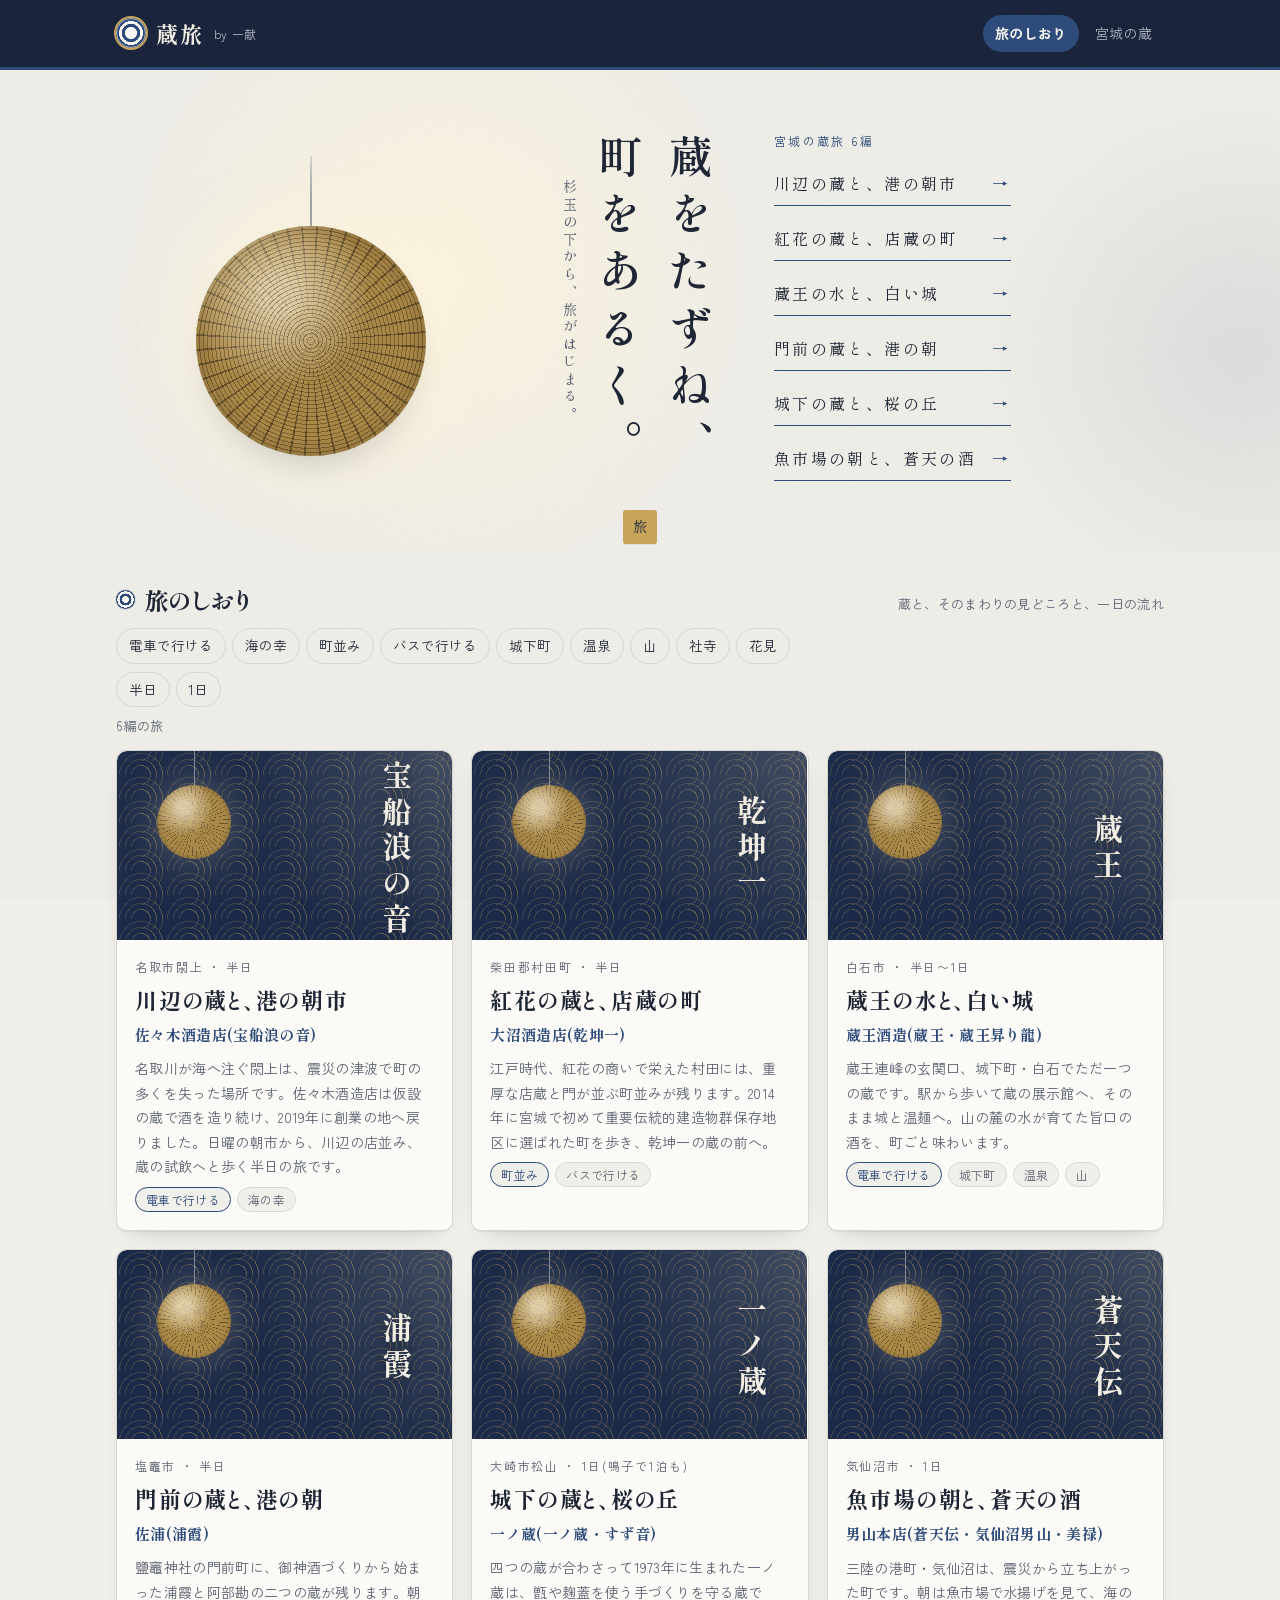
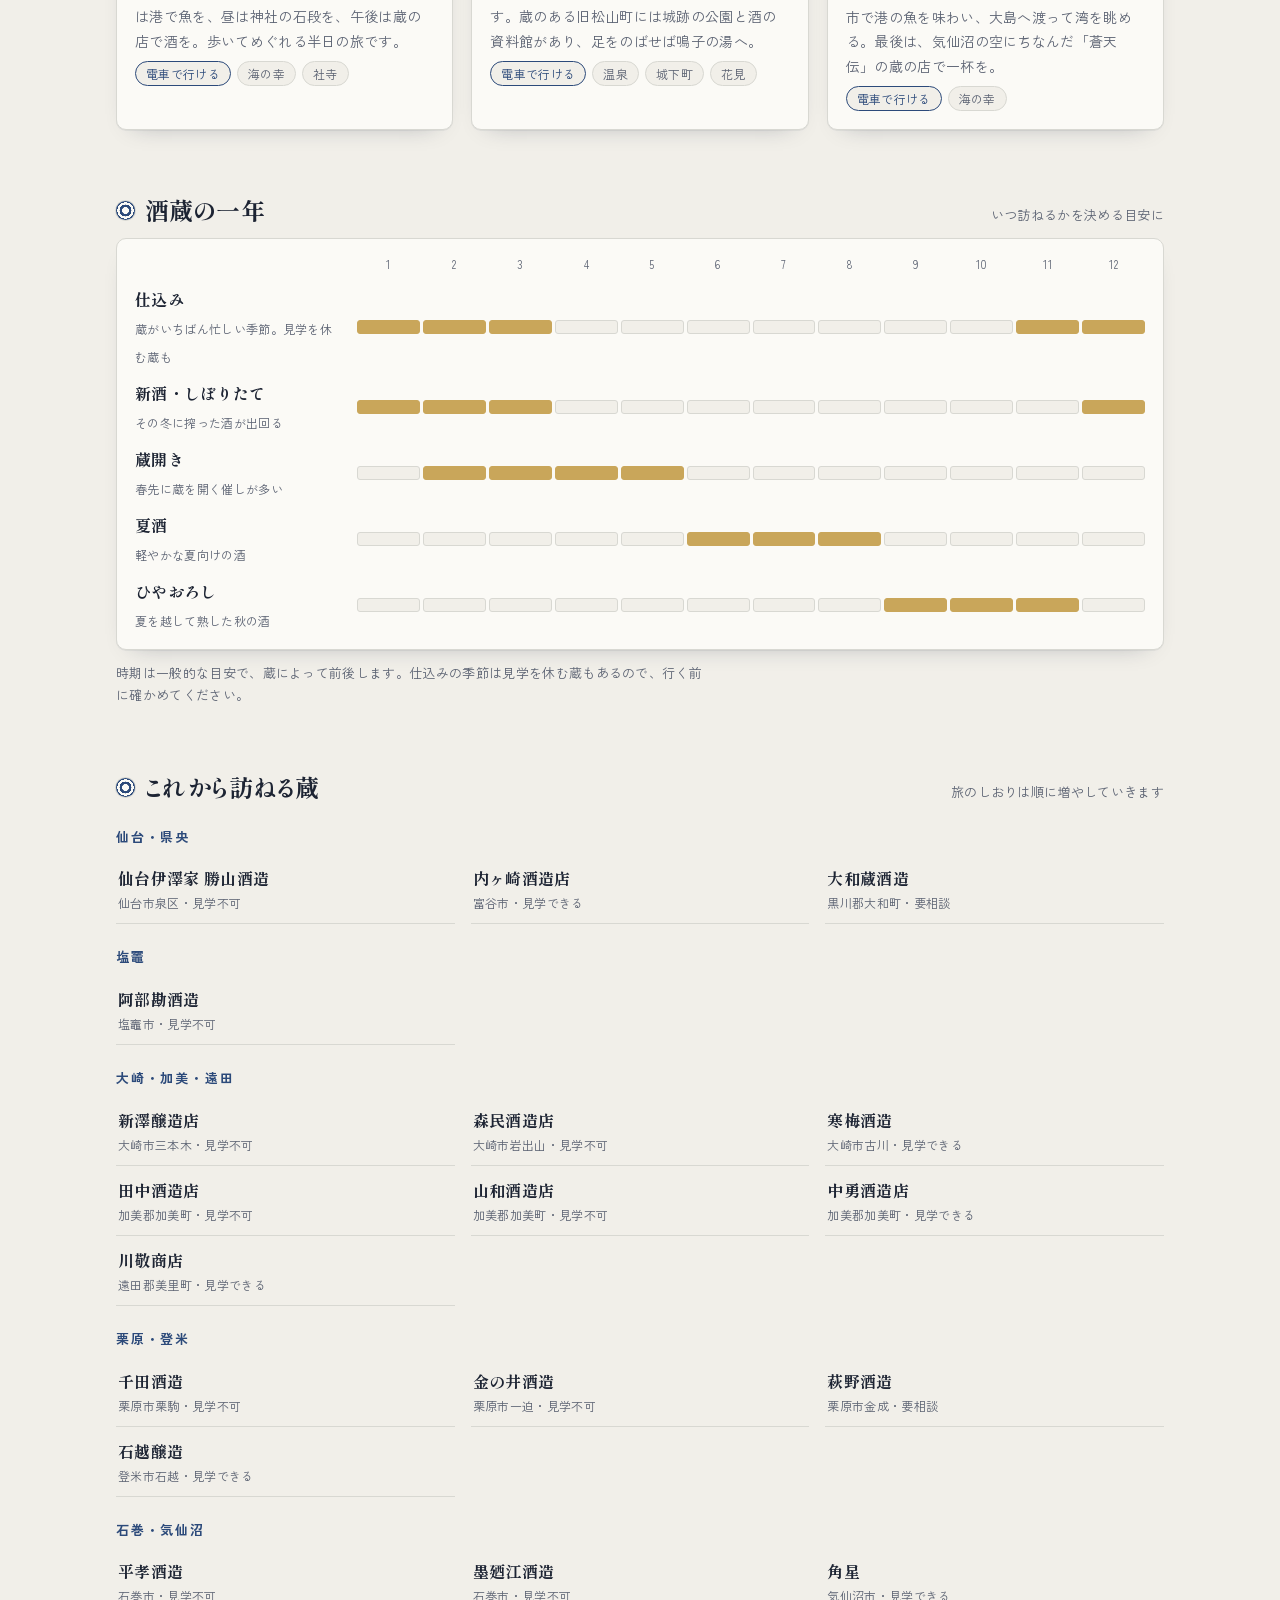
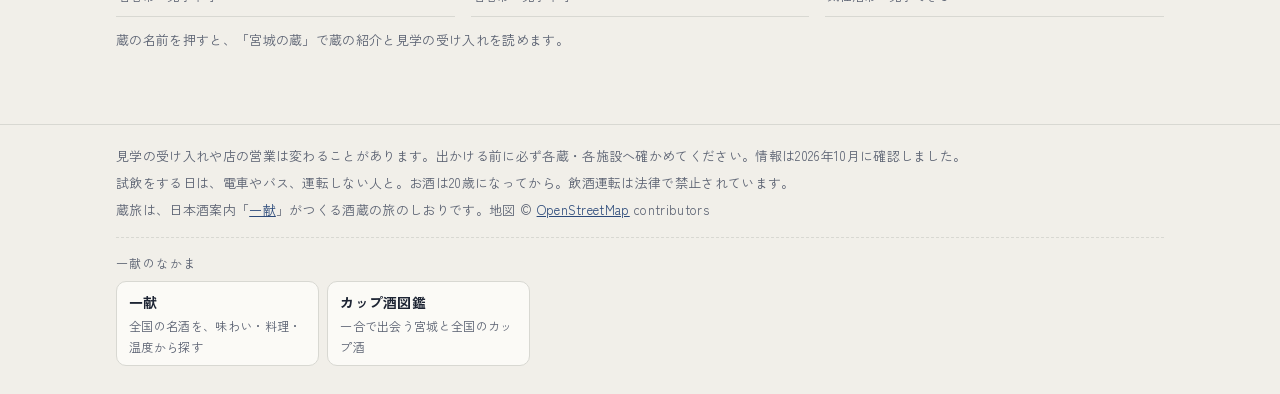
<file: index.html>
<!doctype html>
<html lang="ja">
<head>
<meta charset="utf-8">
<meta name="viewport" content="width=device-width, initial-scale=1, viewport-fit=cover">
<title>蔵旅 by 一献|酒蔵をたずねる旅のしおり</title>
<meta name="claude:viewport-fit-sides" content="cover">
<meta name="description" content="宮城の酒蔵をたずね、蔵のまわりの見どころと一日の旅程を紹介する旅のしおり。いまは6編。">
<link rel="canonical" href="https://rehab-info.github.io/kuratabi/">
<meta property="og:type" content="website">
<meta property="og:title" content="蔵旅 by 一献|酒蔵をたずねる旅のしおり">
<meta property="og:description" content="宮城の酒蔵をたずね、蔵のまわりの見どころと一日の旅程を紹介する旅のしおり。いまは6編。">
<meta property="og:url" content="https://rehab-info.github.io/kuratabi/">
<meta property="og:site_name" content="蔵旅 by 一献">
<meta property="og:locale" content="ja_JP">
<meta name="twitter:card" content="summary">
<link rel="preconnect" href="https://fonts.googleapis.com">
<link rel="preconnect" href="https://fonts.gstatic.com" crossorigin>
<link rel="stylesheet" href="https://fonts.googleapis.com/css2?family=Shippori+Mincho+B1:wght@600;700&family=Zen+Kaku+Gothic+New:wght@400;700&display=swap">
<script type="application/ld+json">{"@context": "https://schema.org", "@type": "WebSite", "name": "蔵旅 by 一献", "url": "https://rehab-info.github.io/kuratabi/"}</script>
<link rel="stylesheet" href="assets/style.css?v=7">
</head>
<body>
<header class="site-head">
  <div class="wrap">
    <a class="logo" href="index.html"><span class="mark" aria-hidden="true"></span><b>蔵旅</b><small>by 一献</small></a>
    <nav class="nav"><a href="index.html" aria-current="page">旅のしおり</a><a href="kura.html">宮城の蔵</a></nav>
  </div>
</header>

<main>
  <section class="hero-c kt-hero">
    <div class="wrap">
      <div class="hc-body">
        <div class="kt-sugi" role="img" aria-label="酒蔵の軒先に吊るされた杉玉"><i></i></div>
        <div class="hc-tate">
          <h1>蔵をたずね、<br>町をあるく。</h1>
          <p>杉玉の下から、旅がはじまる。</p>
        </div>
        <nav class="hc-side" aria-label="旅のしおり">
          <small>宮城の蔵旅 6編</small>
          <a href="sasaki.html">川辺の蔵と、港の朝市</a><a href="onuma.html">紅花の蔵と、店蔵の町</a><a href="zao.html">蔵王の水と、白い城</a><a href="saura.html">門前の蔵と、港の朝</a><a href="ichinokura.html">城下の蔵と、桜の丘</a><a href="otokoyama.html">魚市場の朝と、蒼天の酒</a>
        </nav>
      </div>
    </div>
    <div class="hc-foot"><span class="hc-seal" aria-hidden="true">旅</span></div>
  </section>

  <section class="section" id="trips">
    <div class="wrap">
      <div class="section-head"><h2>旅のしおり</h2><p>蔵と、そのまわりの見どころと、一日の流れ</p></div>
      <div class="kt-filter" role="group" aria-label="旅のしおりを絞り込む">
        <div class="chips"><button type="button" class="chip" data-tag="電車で行ける" aria-pressed="false">電車で行ける</button><button type="button" class="chip" data-tag="海の幸" aria-pressed="false">海の幸</button><button type="button" class="chip" data-tag="町並み" aria-pressed="false">町並み</button><button type="button" class="chip" data-tag="バスで行ける" aria-pressed="false">バスで行ける</button><button type="button" class="chip" data-tag="城下町" aria-pressed="false">城下町</button><button type="button" class="chip" data-tag="温泉" aria-pressed="false">温泉</button><button type="button" class="chip" data-tag="山" aria-pressed="false">山</button><button type="button" class="chip" data-tag="社寺" aria-pressed="false">社寺</button><button type="button" class="chip" data-tag="花見" aria-pressed="false">花見</button></div>
        <div class="chips"><button type="button" class="chip" data-len="half" aria-pressed="false">半日</button><button type="button" class="chip" data-len="day" aria-pressed="false">1日</button></div>
      </div>
      <p class="kt-count" id="kt-count" aria-live="polite"></p>
      <div class="kt-trips" id="kt-trips">
        <a class="kt-trip" href="sasaki.html" data-tags="電車で行ける|海の幸" data-length="half">
          <div class="kt-cover kt-cover-md" aria-hidden="true"><span class="kt-cover-sugi"></span><span class="kt-cover-name"><span>宝</span><span>船</span><span>浪</span><span>の</span><span>音</span></span></div>
          <div class="kt-trip-body">
            <small>名取市閖上 ・ 半日</small>
            <h3>川辺の蔵と、港の朝市</h3>
            <span class="kt-kura">佐々木酒造店(宝船浪の音)</span>
            <p>名取川が海へ注ぐ閖上は、震災の津波で町の多くを失った場所です。佐々木酒造店は仮設の蔵で酒を造り続け、2019年に創業の地へ戻りました。日曜の朝市から、川辺の店並み、蔵の試飲へと歩く半日の旅です。</p>
            <div class="kt-tags"><span>電車で行ける</span><span>海の幸</span></div>
          </div>
        </a>
        <a class="kt-trip" href="onuma.html" data-tags="町並み|バスで行ける" data-length="half">
          <div class="kt-cover kt-cover-md" aria-hidden="true"><span class="kt-cover-sugi"></span><span class="kt-cover-name"><span>乾</span><span>坤</span><span>一</span></span></div>
          <div class="kt-trip-body">
            <small>柴田郡村田町 ・ 半日</small>
            <h3>紅花の蔵と、店蔵の町</h3>
            <span class="kt-kura">大沼酒造店(乾坤一)</span>
            <p>江戸時代、紅花の商いで栄えた村田には、重厚な店蔵と門が並ぶ町並みが残ります。2014年に宮城で初めて重要伝統的建造物群保存地区に選ばれた町を歩き、乾坤一の蔵の前へ。</p>
            <div class="kt-tags"><span>町並み</span><span>バスで行ける</span></div>
          </div>
        </a>
        <a class="kt-trip" href="zao.html" data-tags="電車で行ける|城下町|温泉|山" data-length="half">
          <div class="kt-cover kt-cover-md" aria-hidden="true"><span class="kt-cover-sugi"></span><span class="kt-cover-name"><span>蔵</span><span>王</span></span></div>
          <div class="kt-trip-body">
            <small>白石市 ・ 半日〜1日</small>
            <h3>蔵王の水と、白い城</h3>
            <span class="kt-kura">蔵王酒造(蔵王・蔵王昇り龍)</span>
            <p>蔵王連峰の玄関口、城下町・白石でただ一つの蔵です。駅から歩いて蔵の展示館へ、そのまま城と温麺へ。山の麓の水が育てた旨口の酒を、町ごと味わいます。</p>
            <div class="kt-tags"><span>電車で行ける</span><span>城下町</span><span>温泉</span><span>山</span></div>
          </div>
        </a>
        <a class="kt-trip" href="saura.html" data-tags="電車で行ける|海の幸|社寺" data-length="half">
          <div class="kt-cover kt-cover-md" aria-hidden="true"><span class="kt-cover-sugi"></span><span class="kt-cover-name"><span>浦</span><span>霞</span></span></div>
          <div class="kt-trip-body">
            <small>塩竈市 ・ 半日</small>
            <h3>門前の蔵と、港の朝</h3>
            <span class="kt-kura">佐浦(浦霞)</span>
            <p>鹽竈神社の門前町に、御神酒づくりから始まった浦霞と阿部勘の二つの蔵が残ります。朝は港で魚を、昼は神社の石段を、午後は蔵の店で酒を。歩いてめぐれる半日の旅です。</p>
            <div class="kt-tags"><span>電車で行ける</span><span>海の幸</span><span>社寺</span></div>
          </div>
        </a>
        <a class="kt-trip" href="ichinokura.html" data-tags="電車で行ける|温泉|城下町|花見" data-length="day">
          <div class="kt-cover kt-cover-md" aria-hidden="true"><span class="kt-cover-sugi"></span><span class="kt-cover-name"><span>一</span><span>ノ</span><span>蔵</span></span></div>
          <div class="kt-trip-body">
            <small>大崎市松山 ・ 1日(鳴子で1泊も)</small>
            <h3>城下の蔵と、桜の丘</h3>
            <span class="kt-kura">一ノ蔵(一ノ蔵・すず音)</span>
            <p>四つの蔵が合わさって1973年に生まれた一ノ蔵は、甑や麹蓋を使う手づくりを守る蔵です。蔵のある旧松山町には城跡の公園と酒の資料館があり、足をのばせば鳴子の湯へ。</p>
            <div class="kt-tags"><span>電車で行ける</span><span>温泉</span><span>城下町</span><span>花見</span></div>
          </div>
        </a>
        <a class="kt-trip" href="otokoyama.html" data-tags="電車で行ける|海の幸" data-length="day">
          <div class="kt-cover kt-cover-md" aria-hidden="true"><span class="kt-cover-sugi"></span><span class="kt-cover-name"><span>蒼</span><span>天</span><span>伝</span></span></div>
          <div class="kt-trip-body">
            <small>気仙沼市 ・ 1日</small>
            <h3>魚市場の朝と、蒼天の酒</h3>
            <span class="kt-kura">男山本店(蒼天伝・気仙沼男山・美禄)</span>
            <p>三陸の港町・気仙沼は、震災から立ち上がった町です。朝は魚市場で水揚げを見て、海の市で港の魚を味わい、大島へ渡って湾を眺める。最後は、気仙沼の空にちなんだ「蒼天伝」の蔵の店で一杯を。</p>
            <div class="kt-tags"><span>電車で行ける</span><span>海の幸</span></div>
          </div>
        </a>
      </div>
      <p class="kt-empty" id="kt-empty" hidden>この組み合わせの旅は、まだありません。条件を一つ外してみてください。</p>
    </div>
  </section>

  <section class="section" id="calendar">
    <div class="wrap">
      <div class="section-head"><h2>酒蔵の一年</h2><p>いつ訪ねるかを決める目安に</p></div>
      <div class="kt-cal">
        <div class="kt-cal-row kt-cal-head"><div></div><div class="kt-cal-bar"><span class="kt-m">1</span><span class="kt-m">2</span><span class="kt-m">3</span><span class="kt-m">4</span><span class="kt-m">5</span><span class="kt-m">6</span><span class="kt-m">7</span><span class="kt-m">8</span><span class="kt-m">9</span><span class="kt-m">10</span><span class="kt-m">11</span><span class="kt-m">12</span></div></div>
        <div class="kt-cal-row"><div class="kt-cal-name"><b>仕込み</b><small>蔵がいちばん忙しい季節。見学を休む蔵も</small></div><div class="kt-cal-bar"><span class="on"></span><span class="on"></span><span class="on"></span><span class=""></span><span class=""></span><span class=""></span><span class=""></span><span class=""></span><span class=""></span><span class=""></span><span class="on"></span><span class="on"></span></div></div><div class="kt-cal-row"><div class="kt-cal-name"><b>新酒・しぼりたて</b><small>その冬に搾った酒が出回る</small></div><div class="kt-cal-bar"><span class="on"></span><span class="on"></span><span class="on"></span><span class=""></span><span class=""></span><span class=""></span><span class=""></span><span class=""></span><span class=""></span><span class=""></span><span class=""></span><span class="on"></span></div></div><div class="kt-cal-row"><div class="kt-cal-name"><b>蔵開き</b><small>春先に蔵を開く催しが多い</small></div><div class="kt-cal-bar"><span class=""></span><span class="on"></span><span class="on"></span><span class="on"></span><span class="on"></span><span class=""></span><span class=""></span><span class=""></span><span class=""></span><span class=""></span><span class=""></span><span class=""></span></div></div><div class="kt-cal-row"><div class="kt-cal-name"><b>夏酒</b><small>軽やかな夏向けの酒</small></div><div class="kt-cal-bar"><span class=""></span><span class=""></span><span class=""></span><span class=""></span><span class=""></span><span class="on"></span><span class="on"></span><span class="on"></span><span class=""></span><span class=""></span><span class=""></span><span class=""></span></div></div><div class="kt-cal-row"><div class="kt-cal-name"><b>ひやおろし</b><small>夏を越して熟した秋の酒</small></div><div class="kt-cal-bar"><span class=""></span><span class=""></span><span class=""></span><span class=""></span><span class=""></span><span class=""></span><span class=""></span><span class=""></span><span class="on"></span><span class="on"></span><span class="on"></span><span class=""></span></div></div>
      </div>
      <p class="notice">時期は一般的な目安で、蔵によって前後します。仕込みの季節は見学を休む蔵もあるので、行く前に確かめてください。</p>
    </div>
  </section>

  <section class="section">
    <div class="wrap">
      <div class="section-head"><h2>これから訪ねる蔵</h2><p>旅のしおりは順に増やしていきます</p></div>
      <div class="kt-area-name">仙台・県央</div>
      <ul class="kt-rest"><li><a href="kura.html#isawake">仙台伊澤家 勝山酒造</a><span class="kt-city">仙台市泉区・見学不可</span></li><li><a href="kura.html#uchigasakii">内ヶ崎酒造店</a><span class="kt-city">富谷市・見学できる</span></li><li><a href="kura.html#taiwagura">大和蔵酒造</a><span class="kt-city">黒川郡大和町・要相談</span></li></ul>
      <div class="kt-area-name">塩竈</div>
      <ul class="kt-rest"><li><a href="kura.html#abekan">阿部勘酒造</a><span class="kt-city">塩竈市・見学不可</span></li></ul>
      <div class="kt-area-name">大崎・加美・遠田</div>
      <ul class="kt-rest"><li><a href="kura.html#niisawa">新澤醸造店</a><span class="kt-city">大崎市三本木・見学不可</span></li><li><a href="kura.html#moritami">森民酒造店</a><span class="kt-city">大崎市岩出山・見学不可</span></li><li><a href="kura.html#kanbai">寒梅酒造</a><span class="kt-city">大崎市古川・見学できる</span></li><li><a href="kura.html#tanaka">田中酒造店</a><span class="kt-city">加美郡加美町・見学不可</span></li><li><a href="kura.html#yamawa">山和酒造店</a><span class="kt-city">加美郡加美町・見学不可</span></li><li><a href="kura.html#nakayu">中勇酒造店</a><span class="kt-city">加美郡加美町・見学できる</span></li><li><a href="kura.html#kawakei">川敬商店</a><span class="kt-city">遠田郡美里町・見学できる</span></li></ul>
      <div class="kt-area-name">栗原・登米</div>
      <ul class="kt-rest"><li><a href="kura.html#chida">千田酒造</a><span class="kt-city">栗原市栗駒・見学不可</span></li><li><a href="kura.html#kanenoi">金の井酒造</a><span class="kt-city">栗原市一迫・見学不可</span></li><li><a href="kura.html#hagino">萩野酒造</a><span class="kt-city">栗原市金成・要相談</span></li><li><a href="kura.html#ishikoshi">石越醸造</a><span class="kt-city">登米市石越・見学できる</span></li></ul>
      <div class="kt-area-name">石巻・気仙沼</div>
      <ul class="kt-rest"><li><a href="kura.html#hirakou">平孝酒造</a><span class="kt-city">石巻市・見学不可</span></li><li><a href="kura.html#suminoe">墨廼江酒造</a><span class="kt-city">石巻市・見学不可</span></li><li><a href="kura.html#kakuboshi">角星</a><span class="kt-city">気仙沼市・見学できる</span></li></ul>
      <p class="notice">蔵の名前を押すと、「宮城の蔵」で蔵の紹介と見学の受け入れを読めます。</p>
    </div>
  </section>
</main>

<footer class="site-foot">
  <div class="wrap">
    <span>見学の受け入れや店の営業は変わることがあります。出かける前に必ず各蔵・各施設へ確かめてください。情報は2026年10月に確認しました。</span>
    <span>試飲をする日は、電車やバス、運転しない人と。お酒は20歳になってから。飲酒運転は法律で禁止されています。</span>
    <span>蔵旅は、日本酒案内「<a href="https://rehab-info.github.io/ikkon/">一献</a>」がつくる酒蔵の旅のしおりです。地図 © <a href="https://www.openstreetmap.org/copyright" target="_blank" rel="noopener">OpenStreetMap</a> contributors</span>
    <nav class="family" aria-label="一献のなかま"><span class="family-h">一献のなかま</span><a href="https://rehab-info.github.io/ikkon/" data-site="ikkon"><b>一献</b><small>全国の名酒を、味わい・料理・温度から探す</small></a><a href="https://rehab-info.github.io/cupzukan/" data-site="cupzukan"><b>カップ酒図鑑</b><small>一合で出会う宮城と全国のカップ酒</small></a></nav>
  </div>
</footer>
<script src="assets/filter.js?v=7"></script>
</body>
</html>
</file>
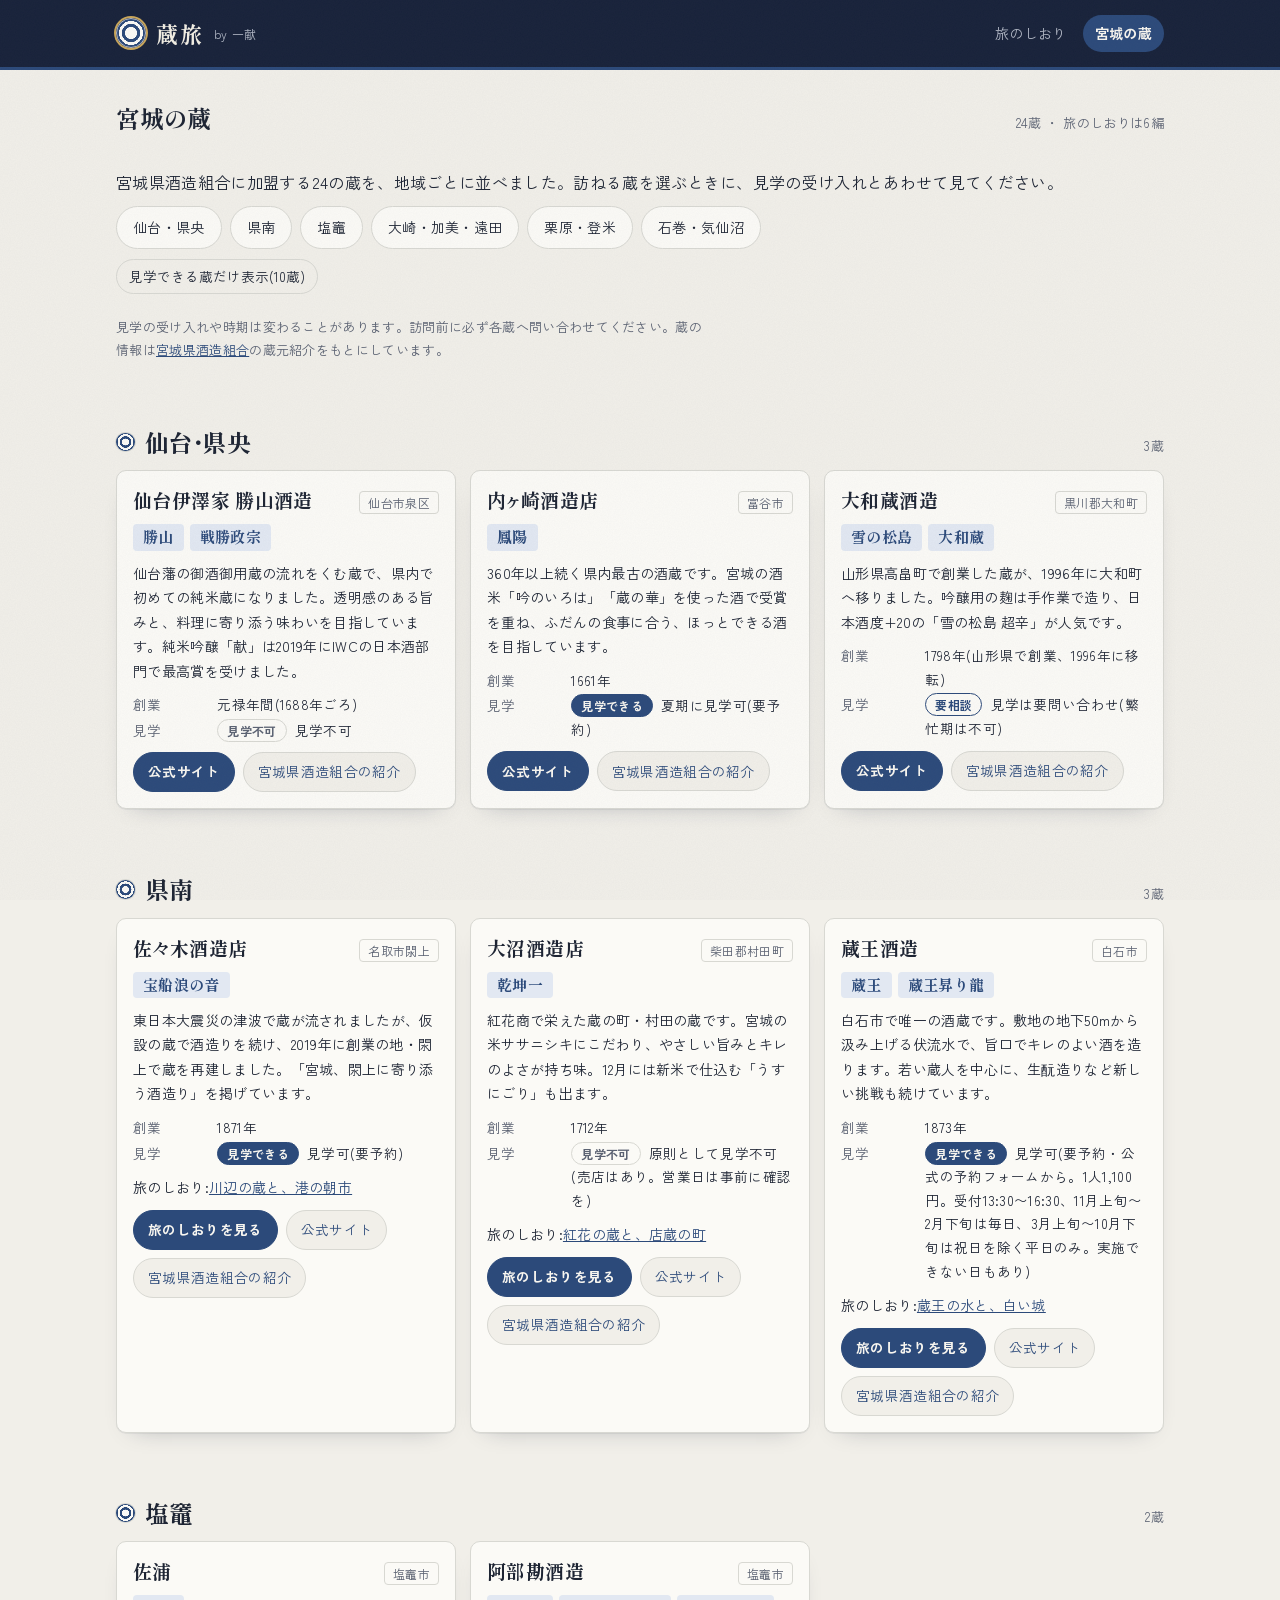
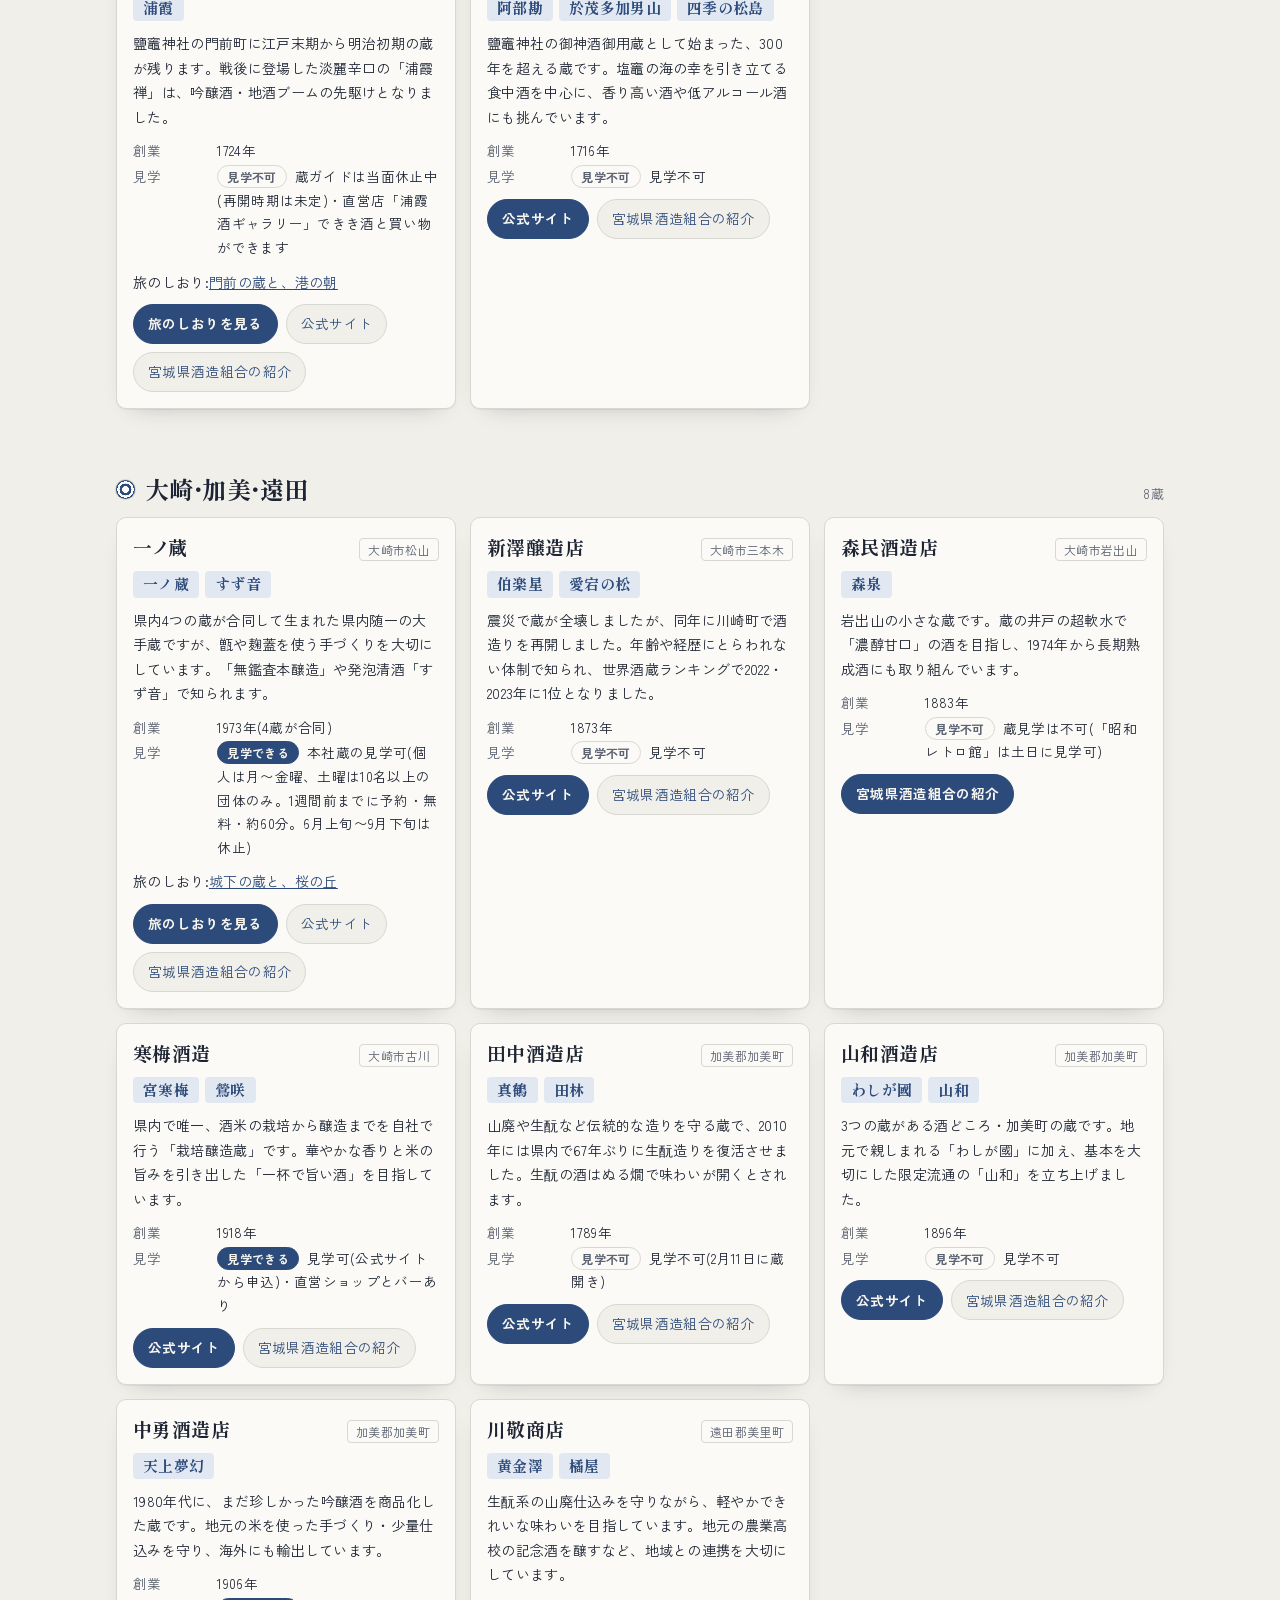
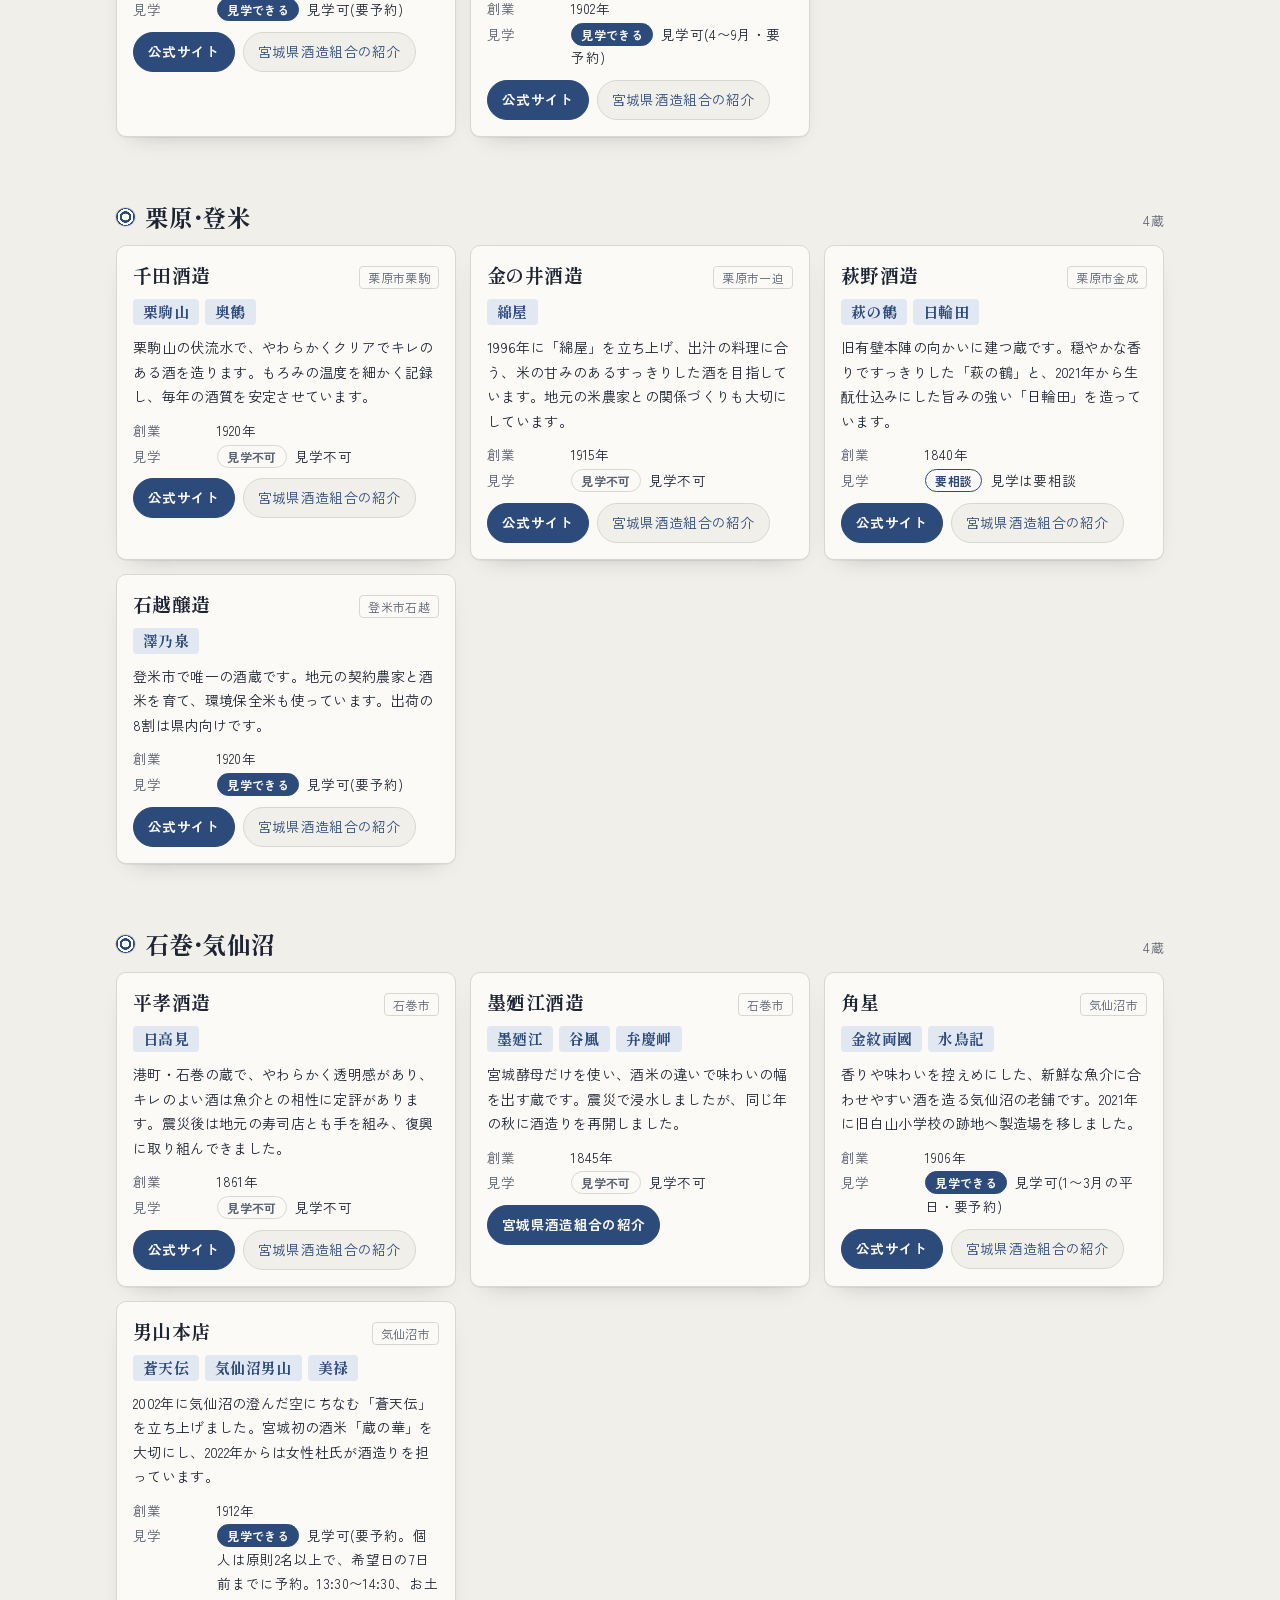
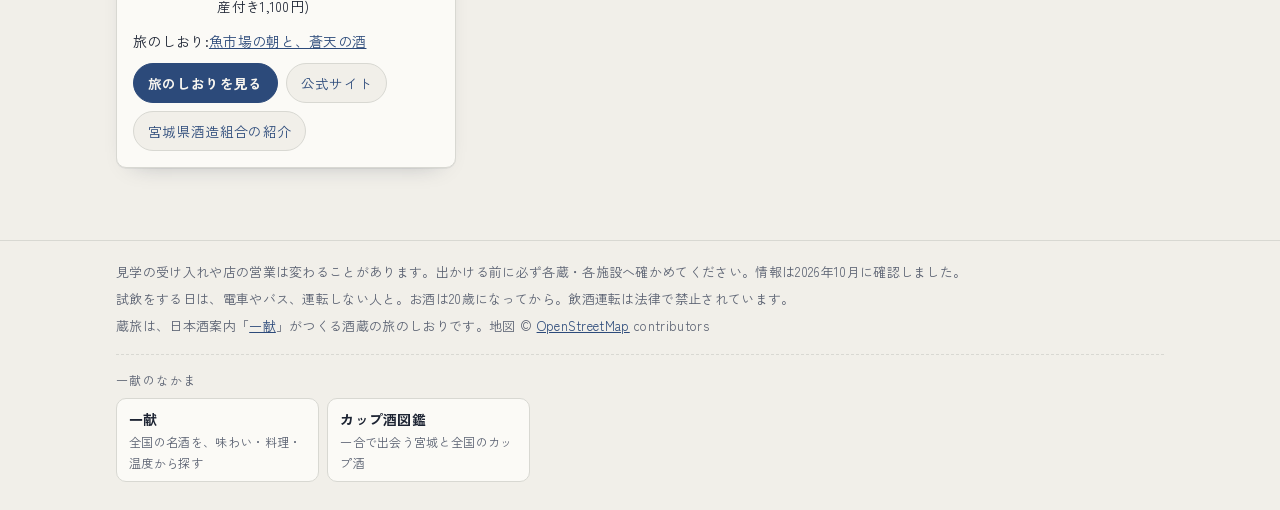
<file: kura.html>
<!doctype html>
<html lang="ja">
<head>
<meta charset="utf-8">
<meta name="viewport" content="width=device-width, initial-scale=1, viewport-fit=cover">
<title>宮城の蔵|蔵旅 by 一献</title>
<meta name="claude:viewport-fit-sides" content="cover">
<meta name="description" content="宮城県の酒蔵24蔵の紹介と見学の受け入れ。旅のしおりのある蔵は、そのまま旅程へ。">
<link rel="canonical" href="https://rehab-info.github.io/kuratabi/kura.html">
<meta property="og:type" content="website">
<meta property="og:title" content="宮城の蔵|蔵旅 by 一献">
<meta property="og:description" content="宮城県の酒蔵24蔵の紹介と見学の受け入れ。旅のしおりのある蔵は、そのまま旅程へ。">
<meta property="og:url" content="https://rehab-info.github.io/kuratabi/kura.html">
<meta property="og:site_name" content="蔵旅 by 一献">
<meta property="og:locale" content="ja_JP">
<meta name="twitter:card" content="summary">
<link rel="preconnect" href="https://fonts.googleapis.com">
<link rel="preconnect" href="https://fonts.gstatic.com" crossorigin>
<link rel="stylesheet" href="https://fonts.googleapis.com/css2?family=Shippori+Mincho+B1:wght@600;700&family=Zen+Kaku+Gothic+New:wght@400;700&display=swap">
<link rel="stylesheet" href="assets/style.css?v=7">
</head>
<body>
<header class="site-head">
  <div class="wrap">
    <a class="logo" href="index.html"><span class="mark" aria-hidden="true"></span><b>蔵旅</b><small>by 一献</small></a>
    <nav class="nav"><a href="index.html">旅のしおり</a><a href="kura.html" aria-current="page">宮城の蔵</a></nav>
  </div>
</header>

<main>
  <section class="section">
    <div class="wrap stack">
      <div class="section-head"><h1>宮城の蔵</h1><p>24蔵 ・ 旅のしおりは6編</p></div>
      <p class="kt-body">宮城県酒造組合に加盟する24の蔵を、地域ごとに並べました。訪ねる蔵を選ぶときに、見学の受け入れとあわせて見てください。</p>
      <nav class="jump" aria-label="地域"><a href="#area1">仙台・県央</a><a href="#area2">県南</a><a href="#area3">塩竈</a><a href="#area4">大崎・加美・遠田</a><a href="#area5">栗原・登米</a><a href="#area6">石巻・気仙沼</a></nav>
      <div class="chips"><button type="button" class="chip" id="only-tour" aria-pressed="false">見学できる蔵だけ表示(10蔵)</button></div>
      <p class="notice">見学の受け入れや時期は変わることがあります。訪問前に必ず各蔵へ問い合わせてください。蔵の情報は<a href="https://miyagisake.jp/kuramoto/" target="_blank" rel="noopener">宮城県酒造組合</a>の蔵元紹介をもとにしています。</p>
    </div>
  </section>

  <section class="section area-sec" id="area1">
    <div class="wrap">
      <div class="section-head"><h2>仙台・県央</h2><p>3蔵</p></div>
      <div class="places">
        <article class="place kura" id="isawake" data-tour="no">
          <div class="place-head"><h3>仙台伊澤家 勝山酒造</h3><span class="area">仙台市泉区</span></div>
          <div class="brands"><span>勝山</span><span>戦勝政宗</span></div>
          <p>仙台藩の御酒御用蔵の流れをくむ蔵で、県内で初めての純米蔵になりました。透明感のある旨みと、料理に寄り添う味わいを目指しています。純米吟醸「献」は2019年にIWCの日本酒部門で最高賞を受けました。</p>
          <dl class="info"><dt>創業</dt><dd>元禄年間(1688年ごろ)</dd><dt>見学</dt><dd><span class="tour tour-no">見学不可</span> 見学不可</dd></dl>
          
          <div class="links"><a href="https://www.katsu-yama.com/" target="_blank" rel="noopener">公式サイト</a><a href="https://miyagisake.jp/kuramoto/isawake/" target="_blank" rel="noopener">宮城県酒造組合の紹介</a></div>
        </article>
        <article class="place kura" id="uchigasakii" data-tour="yes">
          <div class="place-head"><h3>内ヶ崎酒造店</h3><span class="area">富谷市</span></div>
          <div class="brands"><span>鳳陽</span></div>
          <p>360年以上続く県内最古の酒蔵です。宮城の酒米「吟のいろは」「蔵の華」を使った酒で受賞を重ね、ふだんの食事に合う、ほっとできる酒を目指しています。</p>
          <dl class="info"><dt>創業</dt><dd>1661年</dd><dt>見学</dt><dd><span class="tour tour-yes">見学できる</span> 夏期に見学可(要予約)</dd></dl>
          
          <div class="links"><a href="https://uchigasaki.com/" target="_blank" rel="noopener">公式サイト</a><a href="https://miyagisake.jp/kuramoto/uchigasakii/" target="_blank" rel="noopener">宮城県酒造組合の紹介</a></div>
        </article>
        <article class="place kura" id="taiwagura" data-tour="ask">
          <div class="place-head"><h3>大和蔵酒造</h3><span class="area">黒川郡大和町</span></div>
          <div class="brands"><span>雪の松島</span><span>大和蔵</span></div>
          <p>山形県高畠町で創業した蔵が、1996年に大和町へ移りました。吟醸用の麹は手作業で造り、日本酒度+20の「雪の松島 超辛」が人気です。</p>
          <dl class="info"><dt>創業</dt><dd>1798年(山形県で創業、1996年に移転)</dd><dt>見学</dt><dd><span class="tour tour-ask">要相談</span> 見学は要問い合わせ(繁忙期は不可)</dd></dl>
          
          <div class="links"><a href="https://taiwagura.co.jp/" target="_blank" rel="noopener">公式サイト</a><a href="https://miyagisake.jp/kuramoto/taiwagura/" target="_blank" rel="noopener">宮城県酒造組合の紹介</a></div>
        </article>
      </div>
    </div>
  </section>
  <section class="section area-sec" id="area2">
    <div class="wrap">
      <div class="section-head"><h2>県南</h2><p>3蔵</p></div>
      <div class="places">
        <article class="place kura" id="sasaki" data-tour="yes">
          <div class="place-head"><h3>佐々木酒造店</h3><span class="area">名取市閖上</span></div>
          <div class="brands"><span>宝船浪の音</span></div>
          <p>東日本大震災の津波で蔵が流されましたが、仮設の蔵で酒造りを続け、2019年に創業の地・閖上で蔵を再建しました。「宮城、閖上に寄り添う酒造り」を掲げています。</p>
          <dl class="info"><dt>創業</dt><dd>1871年</dd><dt>見学</dt><dd><span class="tour tour-yes">見学できる</span> 見学可(要予約)</dd></dl>
          <p class="kt-kura-trip">旅のしおり:<a href="sasaki.html">川辺の蔵と、港の朝市</a></p>
          <div class="links"><a href="sasaki.html">旅のしおりを見る</a><a href="https://housen-naminooto.com/" target="_blank" rel="noopener">公式サイト</a><a href="https://miyagisake.jp/kuramoto/sasaki/" target="_blank" rel="noopener">宮城県酒造組合の紹介</a></div>
        </article>
        <article class="place kura" id="onuma" data-tour="no">
          <div class="place-head"><h3>大沼酒造店</h3><span class="area">柴田郡村田町</span></div>
          <div class="brands"><span>乾坤一</span></div>
          <p>紅花商で栄えた蔵の町・村田の蔵です。宮城の米ササニシキにこだわり、やさしい旨みとキレのよさが持ち味。12月には新米で仕込む「うすにごり」も出ます。</p>
          <dl class="info"><dt>創業</dt><dd>1712年</dd><dt>見学</dt><dd><span class="tour tour-no">見学不可</span> 原則として見学不可(売店はあり。営業日は事前に確認を)</dd></dl>
          <p class="kt-kura-trip">旅のしおり:<a href="onuma.html">紅花の蔵と、店蔵の町</a></p>
          <div class="links"><a href="onuma.html">旅のしおりを見る</a><a href="https://kenkonichi.com/" target="_blank" rel="noopener">公式サイト</a><a href="https://miyagisake.jp/kuramoto/onuma/" target="_blank" rel="noopener">宮城県酒造組合の紹介</a></div>
        </article>
        <article class="place kura" id="zao" data-tour="yes">
          <div class="place-head"><h3>蔵王酒造</h3><span class="area">白石市</span></div>
          <div class="brands"><span>蔵王</span><span>蔵王昇り龍</span></div>
          <p>白石市で唯一の酒蔵です。敷地の地下50mから汲み上げる伏流水で、旨口でキレのよい酒を造ります。若い蔵人を中心に、生酛造りなど新しい挑戦も続けています。</p>
          <dl class="info"><dt>創業</dt><dd>1873年</dd><dt>見学</dt><dd><span class="tour tour-yes">見学できる</span> 見学可(要予約・公式の予約フォームから。1人1,100円。受付13:30〜16:30、11月上旬〜2月下旬は毎日、3月上旬〜10月下旬は祝日を除く平日のみ。実施できない日もあり)</dd></dl>
          <p class="kt-kura-trip">旅のしおり:<a href="zao.html">蔵王の水と、白い城</a></p>
          <div class="links"><a href="zao.html">旅のしおりを見る</a><a href="http://www.zaoshuzo.com/" target="_blank" rel="noopener">公式サイト</a><a href="https://miyagisake.jp/kuramoto/zao/" target="_blank" rel="noopener">宮城県酒造組合の紹介</a></div>
        </article>
      </div>
    </div>
  </section>
  <section class="section area-sec" id="area3">
    <div class="wrap">
      <div class="section-head"><h2>塩竈</h2><p>2蔵</p></div>
      <div class="places">
        <article class="place kura" id="saura" data-tour="no">
          <div class="place-head"><h3>佐浦</h3><span class="area">塩竈市</span></div>
          <div class="brands"><span>浦霞</span></div>
          <p>鹽竈神社の門前町に江戸末期から明治初期の蔵が残ります。戦後に登場した淡麗辛口の「浦霞 禅」は、吟醸酒・地酒ブームの先駆けとなりました。</p>
          <dl class="info"><dt>創業</dt><dd>1724年</dd><dt>見学</dt><dd><span class="tour tour-no">見学不可</span> 蔵ガイドは当面休止中(再開時期は未定)・直営店「浦霞 酒ギャラリー」できき酒と買い物ができます</dd></dl>
          <p class="kt-kura-trip">旅のしおり:<a href="saura.html">門前の蔵と、港の朝</a></p>
          <div class="links"><a href="saura.html">旅のしおりを見る</a><a href="https://www.urakasumi.com/" target="_blank" rel="noopener">公式サイト</a><a href="https://miyagisake.jp/kuramoto/saura/" target="_blank" rel="noopener">宮城県酒造組合の紹介</a></div>
        </article>
        <article class="place kura" id="abekan" data-tour="no">
          <div class="place-head"><h3>阿部勘酒造</h3><span class="area">塩竈市</span></div>
          <div class="brands"><span>阿部勘</span><span>於茂多加男山</span><span>四季の松島</span></div>
          <p>鹽竈神社の御神酒御用蔵として始まった、300年を超える蔵です。塩竈の海の幸を引き立てる食中酒を中心に、香り高い酒や低アルコール酒にも挑んでいます。</p>
          <dl class="info"><dt>創業</dt><dd>1716年</dd><dt>見学</dt><dd><span class="tour tour-no">見学不可</span> 見学不可</dd></dl>
          
          <div class="links"><a href="http://www.abekan.com/" target="_blank" rel="noopener">公式サイト</a><a href="https://miyagisake.jp/kuramoto/abekan/" target="_blank" rel="noopener">宮城県酒造組合の紹介</a></div>
        </article>
      </div>
    </div>
  </section>
  <section class="section area-sec" id="area4">
    <div class="wrap">
      <div class="section-head"><h2>大崎・加美・遠田</h2><p>8蔵</p></div>
      <div class="places">
        <article class="place kura" id="ichinokura" data-tour="yes">
          <div class="place-head"><h3>一ノ蔵</h3><span class="area">大崎市松山</span></div>
          <div class="brands"><span>一ノ蔵</span><span>すず音</span></div>
          <p>県内4つの蔵が合同して生まれた県内随一の大手蔵ですが、甑や麹蓋を使う手づくりを大切にしています。「無鑑査本醸造」や発泡清酒「すず音」で知られます。</p>
          <dl class="info"><dt>創業</dt><dd>1973年(4蔵が合同)</dd><dt>見学</dt><dd><span class="tour tour-yes">見学できる</span> 本社蔵の見学可(個人は月〜金曜、土曜は10名以上の団体のみ。1週間前までに予約・無料・約60分。6月上旬〜9月下旬は休止)</dd></dl>
          <p class="kt-kura-trip">旅のしおり:<a href="ichinokura.html">城下の蔵と、桜の丘</a></p>
          <div class="links"><a href="ichinokura.html">旅のしおりを見る</a><a href="https://ichinokura.co.jp/" target="_blank" rel="noopener">公式サイト</a><a href="https://miyagisake.jp/kuramoto/ichinokura/" target="_blank" rel="noopener">宮城県酒造組合の紹介</a></div>
        </article>
        <article class="place kura" id="niisawa" data-tour="no">
          <div class="place-head"><h3>新澤醸造店</h3><span class="area">大崎市三本木</span></div>
          <div class="brands"><span>伯楽星</span><span>愛宕の松</span></div>
          <p>震災で蔵が全壊しましたが、同年に川崎町で酒造りを再開しました。年齢や経歴にとらわれない体制で知られ、世界酒蔵ランキングで2022・2023年に1位となりました。</p>
          <dl class="info"><dt>創業</dt><dd>1873年</dd><dt>見学</dt><dd><span class="tour tour-no">見学不可</span> 見学不可</dd></dl>
          
          <div class="links"><a href="https://www.niizawa-brewery.co.jp/" target="_blank" rel="noopener">公式サイト</a><a href="https://miyagisake.jp/kuramoto/niisawa/" target="_blank" rel="noopener">宮城県酒造組合の紹介</a></div>
        </article>
        <article class="place kura" id="moritami" data-tour="no">
          <div class="place-head"><h3>森民酒造店</h3><span class="area">大崎市岩出山</span></div>
          <div class="brands"><span>森泉</span></div>
          <p>岩出山の小さな蔵です。蔵の井戸の超軟水で「濃醇甘口」の酒を目指し、1974年から長期熟成酒にも取り組んでいます。</p>
          <dl class="info"><dt>創業</dt><dd>1883年</dd><dt>見学</dt><dd><span class="tour tour-no">見学不可</span> 蔵見学は不可(「昭和レトロ館」は土日に見学可)</dd></dl>
          
          <div class="links"><a href="https://miyagisake.jp/kuramoto/moritami/" target="_blank" rel="noopener">宮城県酒造組合の紹介</a></div>
        </article>
        <article class="place kura" id="kanbai" data-tour="yes">
          <div class="place-head"><h3>寒梅酒造</h3><span class="area">大崎市古川</span></div>
          <div class="brands"><span>宮寒梅</span><span>鶯咲</span></div>
          <p>県内で唯一、酒米の栽培から醸造までを自社で行う「栽培醸造蔵」です。華やかな香りと米の旨みを引き出した「一杯で旨い酒」を目指しています。</p>
          <dl class="info"><dt>創業</dt><dd>1918年</dd><dt>見学</dt><dd><span class="tour tour-yes">見学できる</span> 見学可(公式サイトから申込)・直営ショップとバーあり</dd></dl>
          
          <div class="links"><a href="http://miyakanbai.com/" target="_blank" rel="noopener">公式サイト</a><a href="https://miyagisake.jp/kuramoto/kanbai/" target="_blank" rel="noopener">宮城県酒造組合の紹介</a></div>
        </article>
        <article class="place kura" id="tanaka" data-tour="no">
          <div class="place-head"><h3>田中酒造店</h3><span class="area">加美郡加美町</span></div>
          <div class="brands"><span>真鶴</span><span>田林</span></div>
          <p>山廃や生酛など伝統的な造りを守る蔵で、2010年には県内で67年ぶりに生酛造りを復活させました。生酛の酒はぬる燗で味わいが開くとされます。</p>
          <dl class="info"><dt>創業</dt><dd>1789年</dd><dt>見学</dt><dd><span class="tour tour-no">見学不可</span> 見学不可(2月11日に蔵開き)</dd></dl>
          
          <div class="links"><a href="http://www.manatsuru.co.jp/" target="_blank" rel="noopener">公式サイト</a><a href="https://miyagisake.jp/kuramoto/tanaka/" target="_blank" rel="noopener">宮城県酒造組合の紹介</a></div>
        </article>
        <article class="place kura" id="yamawa" data-tour="no">
          <div class="place-head"><h3>山和酒造店</h3><span class="area">加美郡加美町</span></div>
          <div class="brands"><span>わしが國</span><span>山和</span></div>
          <p>3つの蔵がある酒どころ・加美町の蔵です。地元で親しまれる「わしが國」に加え、基本を大切にした限定流通の「山和」を立ち上げました。</p>
          <dl class="info"><dt>創業</dt><dd>1896年</dd><dt>見学</dt><dd><span class="tour tour-no">見学不可</span> 見学不可</dd></dl>
          
          <div class="links"><a href="https://www.yamawa-syuzouten.co.jp/" target="_blank" rel="noopener">公式サイト</a><a href="https://miyagisake.jp/kuramoto/yamawa/" target="_blank" rel="noopener">宮城県酒造組合の紹介</a></div>
        </article>
        <article class="place kura" id="nakayu" data-tour="yes">
          <div class="place-head"><h3>中勇酒造店</h3><span class="area">加美郡加美町</span></div>
          <div class="brands"><span>天上夢幻</span></div>
          <p>1980年代に、まだ珍しかった吟醸酒を商品化した蔵です。地元の米を使った手づくり・少量仕込みを守り、海外にも輸出しています。</p>
          <dl class="info"><dt>創業</dt><dd>1906年</dd><dt>見学</dt><dd><span class="tour tour-yes">見学できる</span> 見学可(要予約)</dd></dl>
          
          <div class="links"><a href="http://tenjo-mugen.co.jp/" target="_blank" rel="noopener">公式サイト</a><a href="https://miyagisake.jp/kuramoto/nakayu/" target="_blank" rel="noopener">宮城県酒造組合の紹介</a></div>
        </article>
        <article class="place kura" id="kawakei" data-tour="yes">
          <div class="place-head"><h3>川敬商店</h3><span class="area">遠田郡美里町</span></div>
          <div class="brands"><span>黄金澤</span><span>橘屋</span></div>
          <p>生酛系の山廃仕込みを守りながら、軽やかできれいな味わいを目指しています。地元の農業高校の記念酒を醸すなど、地域との連携を大切にしています。</p>
          <dl class="info"><dt>創業</dt><dd>1902年</dd><dt>見学</dt><dd><span class="tour tour-yes">見学できる</span> 見学可(4〜9月・要予約)</dd></dl>
          
          <div class="links"><a href="https://www.koganesawa.com/" target="_blank" rel="noopener">公式サイト</a><a href="https://miyagisake.jp/kuramoto/kawakei/" target="_blank" rel="noopener">宮城県酒造組合の紹介</a></div>
        </article>
      </div>
    </div>
  </section>
  <section class="section area-sec" id="area5">
    <div class="wrap">
      <div class="section-head"><h2>栗原・登米</h2><p>4蔵</p></div>
      <div class="places">
        <article class="place kura" id="chida" data-tour="no">
          <div class="place-head"><h3>千田酒造</h3><span class="area">栗原市栗駒</span></div>
          <div class="brands"><span>栗駒山</span><span>奥鶴</span></div>
          <p>栗駒山の伏流水で、やわらかくクリアでキレのある酒を造ります。もろみの温度を細かく記録し、毎年の酒質を安定させています。</p>
          <dl class="info"><dt>創業</dt><dd>1920年</dd><dt>見学</dt><dd><span class="tour tour-no">見学不可</span> 見学不可</dd></dl>
          
          <div class="links"><a href="https://chidashuzo.co.jp/" target="_blank" rel="noopener">公式サイト</a><a href="https://miyagisake.jp/kuramoto/chida/" target="_blank" rel="noopener">宮城県酒造組合の紹介</a></div>
        </article>
        <article class="place kura" id="kanenoi" data-tour="no">
          <div class="place-head"><h3>金の井酒造</h3><span class="area">栗原市一迫</span></div>
          <div class="brands"><span>綿屋</span></div>
          <p>1996年に「綿屋」を立ち上げ、出汁の料理に合う、米の甘みのあるすっきりした酒を目指しています。地元の米農家との関係づくりも大切にしています。</p>
          <dl class="info"><dt>創業</dt><dd>1915年</dd><dt>見学</dt><dd><span class="tour tour-no">見学不可</span> 見学不可</dd></dl>
          
          <div class="links"><a href="https://www.kanenoi.co.jp/" target="_blank" rel="noopener">公式サイト</a><a href="https://miyagisake.jp/kuramoto/kanenoi/" target="_blank" rel="noopener">宮城県酒造組合の紹介</a></div>
        </article>
        <article class="place kura" id="hagino" data-tour="ask">
          <div class="place-head"><h3>萩野酒造</h3><span class="area">栗原市金成</span></div>
          <div class="brands"><span>萩の鶴</span><span>日輪田</span></div>
          <p>旧有壁本陣の向かいに建つ蔵です。穏やかな香りですっきりした「萩の鶴」と、2021年から生酛仕込みにした旨みの強い「日輪田」を造っています。</p>
          <dl class="info"><dt>創業</dt><dd>1840年</dd><dt>見学</dt><dd><span class="tour tour-ask">要相談</span> 見学は要相談</dd></dl>
          
          <div class="links"><a href="http://www.hagino-shuzou.co.jp/" target="_blank" rel="noopener">公式サイト</a><a href="https://miyagisake.jp/kuramoto/hagino/" target="_blank" rel="noopener">宮城県酒造組合の紹介</a></div>
        </article>
        <article class="place kura" id="ishikoshi" data-tour="yes">
          <div class="place-head"><h3>石越醸造</h3><span class="area">登米市石越</span></div>
          <div class="brands"><span>澤乃泉</span></div>
          <p>登米市で唯一の酒蔵です。地元の契約農家と酒米を育て、環境保全米も使っています。出荷の8割は県内向けです。</p>
          <dl class="info"><dt>創業</dt><dd>1920年</dd><dt>見学</dt><dd><span class="tour tour-yes">見学できる</span> 見学可(要予約)</dd></dl>
          
          <div class="links"><a href="http://sawanoizumi.jp/" target="_blank" rel="noopener">公式サイト</a><a href="https://miyagisake.jp/kuramoto/ishikoshi/" target="_blank" rel="noopener">宮城県酒造組合の紹介</a></div>
        </article>
      </div>
    </div>
  </section>
  <section class="section area-sec" id="area6">
    <div class="wrap">
      <div class="section-head"><h2>石巻・気仙沼</h2><p>4蔵</p></div>
      <div class="places">
        <article class="place kura" id="hirakou" data-tour="no">
          <div class="place-head"><h3>平孝酒造</h3><span class="area">石巻市</span></div>
          <div class="brands"><span>日高見</span></div>
          <p>港町・石巻の蔵で、やわらかく透明感があり、キレのよい酒は魚介との相性に定評があります。震災後は地元の寿司店とも手を組み、復興に取り組んできました。</p>
          <dl class="info"><dt>創業</dt><dd>1861年</dd><dt>見学</dt><dd><span class="tour tour-no">見学不可</span> 見学不可</dd></dl>
          
          <div class="links"><a href="https://www.hirakoushuzou.jp/" target="_blank" rel="noopener">公式サイト</a><a href="https://miyagisake.jp/kuramoto/hirakou/" target="_blank" rel="noopener">宮城県酒造組合の紹介</a></div>
        </article>
        <article class="place kura" id="suminoe" data-tour="no">
          <div class="place-head"><h3>墨廼江酒造</h3><span class="area">石巻市</span></div>
          <div class="brands"><span>墨廼江</span><span>谷風</span><span>弁慶岬</span></div>
          <p>宮城酵母だけを使い、酒米の違いで味わいの幅を出す蔵です。震災で浸水しましたが、同じ年の秋に酒造りを再開しました。</p>
          <dl class="info"><dt>創業</dt><dd>1845年</dd><dt>見学</dt><dd><span class="tour tour-no">見学不可</span> 見学不可</dd></dl>
          
          <div class="links"><a href="https://miyagisake.jp/kuramoto/suminoe/" target="_blank" rel="noopener">宮城県酒造組合の紹介</a></div>
        </article>
        <article class="place kura" id="kakuboshi" data-tour="yes">
          <div class="place-head"><h3>角星</h3><span class="area">気仙沼市</span></div>
          <div class="brands"><span>金紋両國</span><span>水鳥記</span></div>
          <p>香りや味わいを控えめにした、新鮮な魚介に合わせやすい酒を造る気仙沼の老舗です。2021年に旧白山小学校の跡地へ製造場を移しました。</p>
          <dl class="info"><dt>創業</dt><dd>1906年</dd><dt>見学</dt><dd><span class="tour tour-yes">見学できる</span> 見学可(1〜3月の平日・要予約)</dd></dl>
          
          <div class="links"><a href="https://kakuboshi.mystrikingly.com/" target="_blank" rel="noopener">公式サイト</a><a href="https://miyagisake.jp/kuramoto/kakuboshi/" target="_blank" rel="noopener">宮城県酒造組合の紹介</a></div>
        </article>
        <article class="place kura" id="otokoyama" data-tour="yes">
          <div class="place-head"><h3>男山本店</h3><span class="area">気仙沼市</span></div>
          <div class="brands"><span>蒼天伝</span><span>気仙沼男山</span><span>美禄</span></div>
          <p>2002年に気仙沼の澄んだ空にちなむ「蒼天伝」を立ち上げました。宮城初の酒米「蔵の華」を大切にし、2022年からは女性杜氏が酒造りを担っています。</p>
          <dl class="info"><dt>創業</dt><dd>1912年</dd><dt>見学</dt><dd><span class="tour tour-yes">見学できる</span> 見学可(要予約。個人は原則2名以上で、希望日の7日前までに予約。13:30〜14:30、お土産付き1,100円)</dd></dl>
          <p class="kt-kura-trip">旅のしおり:<a href="otokoyama.html">魚市場の朝と、蒼天の酒</a></p>
          <div class="links"><a href="otokoyama.html">旅のしおりを見る</a><a href="https://www.kesennuma.co.jp/" target="_blank" rel="noopener">公式サイト</a><a href="https://miyagisake.jp/kuramoto/otokoyama/" target="_blank" rel="noopener">宮城県酒造組合の紹介</a></div>
        </article>
      </div>
    </div>
  </section>
</main>

<footer class="site-foot">
  <div class="wrap">
    <span>見学の受け入れや店の営業は変わることがあります。出かける前に必ず各蔵・各施設へ確かめてください。情報は2026年10月に確認しました。</span>
    <span>試飲をする日は、電車やバス、運転しない人と。お酒は20歳になってから。飲酒運転は法律で禁止されています。</span>
    <span>蔵旅は、日本酒案内「<a href="https://rehab-info.github.io/ikkon/">一献</a>」がつくる酒蔵の旅のしおりです。地図 © <a href="https://www.openstreetmap.org/copyright" target="_blank" rel="noopener">OpenStreetMap</a> contributors</span>
    <nav class="family" aria-label="一献のなかま"><span class="family-h">一献のなかま</span><a href="https://rehab-info.github.io/ikkon/" data-site="ikkon"><b>一献</b><small>全国の名酒を、味わい・料理・温度から探す</small></a><a href="https://rehab-info.github.io/cupzukan/" data-site="cupzukan"><b>カップ酒図鑑</b><small>一合で出会う宮城と全国のカップ酒</small></a></nav>
  </div>
</footer>
<script>
(function () {
  var b = document.getElementById('only-tour');
  b.addEventListener('click', function () {
    var on = b.getAttribute('aria-pressed') !== 'true';
    b.setAttribute('aria-pressed', String(on));
    Array.prototype.forEach.call(document.querySelectorAll('.kura'), function (c) {
      c.hidden = on && c.getAttribute('data-tour') !== 'yes';
    });
    Array.prototype.forEach.call(document.querySelectorAll('.area-sec'), function (s) {
      s.hidden = !s.querySelector('.kura:not([hidden])');
    });
  });
})();
</script>
</body>
</html>
</file>
<file: assets/style.css>
/* 蔵旅 by 一献 — 配色は宵藍と月光。前半が土台の部品、末尾が「蔵旅」の部品です。 */
:root {
  --bg: #f1efe9;          /* 月白:わずかに暖かい白 */
  --surface: #fbfaf6;
  --ink: #1d2433;         /* 藍墨 */
  --muted: #5b6272;
  --line: #d8d8d2;
  --ai: #2c4a7a;          /* 藍 */
  --ai-soft: #e2e8f2;
  --on-ai: #f8f6f0;
  --head-bg: #18223a;     /* 宵の藍 */
  --head-ink: #f3efe4;
  --head-muted: #b3b9c6;
  --kin: #c9a65a;         /* 月光の金(印だけに使う) */
  --on-kin: #18223a;
  --t-kun: #9b3d6a;       /* 薫酒 */
  --t-sou: #2f6f6a;       /* 爽酒 */
  --t-jun: #9a640c;       /* 醇酒 */
  --t-juku: #6b3b1f;      /* 熟酒 */
  --font-display: "Shippori Mincho B1", "Hiragino Mincho ProN", "Yu Mincho", serif;
  --font-body: "Zen Kaku Gothic New", "Hiragino Sans", "Yu Gothic", "Meiryo", sans-serif;
  --radius: 10px;
  --radius-in: 6px;   /* 内側の要素は外側より小さい角丸に */
}
@media (prefers-color-scheme: dark) {
  :root:not([data-theme="light"]) {
    --bg: #121a2b; --surface: #1a2438; --ink: #ece8de; --muted: #a9b0bf; --line: #2c3850;
    --ai: #8fb0e6; --ai-soft: #22314d; --on-ai: #121a2b;
    --head-bg: #0c1322; --head-ink: #ece8de; --head-muted: #9aa3b5;
    --kin: #d9b56a; --on-kin: #121a2b;
    --t-kun: #e48ab0; --t-sou: #74c2b8; --t-jun: #e8b85c; --t-juku: #d39a74;
    color-scheme: dark;
  }
}
:root[data-theme="dark"] {
  --bg: #121a2b; --surface: #1a2438; --ink: #ece8de; --muted: #a9b0bf; --line: #2c3850;
  --ai: #8fb0e6; --ai-soft: #22314d; --on-ai: #121a2b;
  --head-bg: #0c1322; --head-ink: #ece8de; --head-muted: #9aa3b5;
  --kin: #d9b56a; --on-kin: #121a2b;
  --t-kun: #e48ab0; --t-sou: #74c2b8; --t-jun: #e8b85c; --t-juku: #d39a74;
  color-scheme: dark;
}

* { box-sizing: border-box; }
body {
  margin: 0;
  background: var(--bg);
  color: var(--ink);
  font-family: var(--font-body);
  font-size: 16px;
  line-height: 1.75;
  letter-spacing: .02em;
  -webkit-text-size-adjust: 100%;
}
.wrap {
  max-width: 1080px;
  margin: 0 auto;
  padding-left: max(16px, env(safe-area-inset-left, 0px));
  padding-right: max(16px, env(safe-area-inset-right, 0px));
}
a { color: var(--ai); }
:focus-visible { outline: 2px solid var(--ai); outline-offset: 2px; border-radius: 4px; }
h1, h2, h3 { font-family: var(--font-display); text-wrap: balance; line-height: 1.35; margin: 0; font-feature-settings: "palt"; letter-spacing: .02em; }

/* header */
.site-head { background: var(--head-bg); border-bottom: 3px solid var(--ai); }
.site-head .wrap { display: flex; align-items: center; justify-content: space-between; gap: 16px; padding-block: 14px; flex-wrap: wrap; }
.logo { display: flex; align-items: center; gap: 10px; text-decoration: none; color: var(--head-ink); }
.logo .mark { width: 30px; height: 30px; border-radius: 50%; background:
  radial-gradient(circle, var(--surface) 0 30%, var(--ai) 31% 46%, var(--surface) 47% 60%, var(--ai) 61% 74%, var(--surface) 75%);
  border: 1px solid var(--head-muted); flex: none; }
.logo b { font-family: var(--font-display); font-size: 22px; letter-spacing: .08em; }
.logo small { color: var(--head-muted); font-size: 12px; letter-spacing: .06em; }
.nav { display: flex; gap: 4px; }
.nav a { text-decoration: none; color: var(--head-muted); padding: 6px 12px; border-radius: 999px; font-size: 14px; }
.nav a[aria-current="page"] { color: var(--on-ai); background: var(--ai); font-weight: 700; }

/* hero */
.hero .wrap { display: grid; grid-template-columns: 1.2fr 1fr; gap: 32px; align-items: center; padding-block: 40px 24px; }
.hero h1 { font-size: clamp(30px, 5vw, 46px); font-weight: 700; letter-spacing: .04em; }
.hero p { color: var(--muted); max-width: 36em; margin: 14px 0 0; }
.eyebrow { font-size: 12px; letter-spacing: .18em; color: var(--ai); font-weight: 700; margin-bottom: 10px; }
.janome { width: min(220px, 60vw); aspect-ratio: 1; max-width: 100%; justify-self: center; border-radius: 50%;
  /* 細い朱の二重線だけで、きき猪口の底を静かに表す */
  background:
    radial-gradient(circle, transparent 0 33%, var(--ai) 33.5% 35%, transparent 35.5% 55%, var(--ai) 55.5% 57.5%, transparent 58%),
    var(--surface);
  border: 1px solid var(--line); box-shadow: var(--shadow-1);
  display: grid; place-items: center; }
.janome span { font-family: var(--font-display); font-size: 17px; color: var(--ink); writing-mode: vertical-rl; letter-spacing: .3em; }

/* sections */
.section { padding-block: 32px; }
.section-head { display: flex; align-items: baseline; justify-content: space-between; gap: 12px; flex-wrap: wrap; margin-bottom: 12px; }
.section-head h2 { font-size: 24px; }
.section-head p { margin: 0; color: var(--muted); font-size: 13px; }

/* taste map */
.map-box { background: var(--surface); border: 1px solid var(--line); border-radius: var(--radius); padding: 8px; }
.map-box svg { display: block; width: 100%; height: auto; }
.map-box .axis { stroke: var(--line); }
.map-box .axis-label { fill: var(--muted); font-size: 12px; font-family: var(--font-body); }
.map-box .quad { fill: var(--muted); font-size: 12px; opacity: .55; font-family: var(--font-display); }
.map-box .dot { cursor: pointer; stroke: var(--surface); stroke-width: 2; transition: opacity .2s; }
.map-box .dot-label { fill: var(--ink); font-size: 12px; font-family: var(--font-body); cursor: pointer; transition: opacity .2s; }
.map-box .off { opacity: .15; pointer-events: none; }
.legend { display: flex; flex-wrap: wrap; gap: 14px; margin-top: 10px; font-size: 13px; color: var(--muted); }
.legend span { display: inline-flex; align-items: center; gap: 6px; }
.legend i { width: 10px; height: 10px; border-radius: 50%; display: inline-block; }

/* filters */
.filters { display: grid; gap: 12px; background: var(--surface); border: 1px solid var(--line); border-radius: var(--radius); padding: 16px; }
.frow { display: grid; grid-template-columns: 8em 1fr; gap: 10px; align-items: start; }
.frow > label, .frow > span { font-size: 13px; color: var(--muted); padding-top: 6px; letter-spacing: .04em; }
.chips { display: flex; flex-wrap: wrap; gap: 6px; }
.chip { font: inherit; font-size: 13.5px; border: 1px solid var(--line); background: var(--bg); color: var(--ink); padding: 5px 12px; border-radius: 999px; cursor: pointer; }
.chip[aria-pressed="true"] { background: var(--ai); border-color: var(--ai); color: var(--on-ai); }
.chip .sw { display: inline-block; width: 8px; height: 8px; border-radius: 50%; margin-right: 6px; vertical-align: 1px; }
.search, select { font: inherit; font-size: 14px; padding: 7px 12px; border: 1px solid var(--line); border-radius: 8px; background: var(--bg); color: var(--ink); width: 100%; max-width: 360px; }
.result-bar { position: sticky; top: env(safe-area-inset-top, 0px); z-index: 5; background: var(--bg); border-bottom: 1px solid var(--line); margin-bottom: 14px; }
.result-bar .wrap { display: flex; justify-content: space-between; align-items: center; gap: 12px; padding-block: 10px; font-size: 14px; color: var(--muted); }
.result-bar b { color: var(--ink); font-variant-numeric: tabular-nums; }
.btn, .btn-ghost { font: inherit; font-size: 15px; font-weight: 700; border-radius: 999px; padding: 10px 20px; min-height: 44px; cursor: pointer; }
.btn { background: var(--ai); color: var(--on-ai); border: 1px solid var(--ai); }
.btn-ghost { background: var(--surface); color: var(--ink); border: 1px solid var(--line); font-weight: 400; }
.btn-ghost.small { font-size: 13.5px; padding: 6px 14px; min-height: 36px; }
.sr { position: absolute; width: 1px; height: 1px; overflow: hidden; clip: rect(0 0 0 0); white-space: nowrap; }
.stack { display: grid; gap: 10px; }
.searchbox .search { max-width: none; font-size: 16px; padding: 12px 16px; border-radius: 999px; background: var(--surface); }
.filter-panel { background: var(--surface); border: 1px solid var(--line); border-radius: var(--radius); }
.filter-panel summary { list-style: none; cursor: pointer; display: flex; align-items: center; justify-content: space-between; gap: 10px; padding: 12px 16px; font-weight: 700; min-height: 48px; }
.filter-panel summary::-webkit-details-marker { display: none; }
.filter-panel summary::after { content: "+"; font-size: 22px; line-height: 1; color: var(--ai); font-weight: 400; margin-left: auto; }
.filter-panel[open] summary::after { content: "−"; }
.filter-panel summary span:first-child { flex: none; }
.fcount { background: var(--ai); color: var(--on-ai); font-size: 12px; border-radius: 999px; padding: 0 8px; min-width: 22px; text-align: center; font-variant-numeric: tabular-nums; }
.filter-panel .filters { border: none; border-top: 1px solid var(--line); border-radius: 0 0 var(--radius) var(--radius); background: transparent; }
.factions { display: flex; justify-content: flex-end; gap: 10px; flex-wrap: wrap; padding-top: 4px; }

/* cards */
.grid { display: grid; grid-template-columns: repeat(auto-fill, minmax(290px, 1fr)); gap: 14px; }
.card { text-align: left; font: inherit; color: inherit; background: var(--surface); border: 1px solid var(--line); border-radius: var(--radius); padding: 14px; cursor: pointer; display: grid; grid-template-columns: 76px minmax(0, 1fr); gap: 14px; align-items: start; min-width: 0; }
.card-body { display: grid; gap: 9px; min-width: 0; }
.card-media, .dlg-media { position: relative; background: var(--ai-soft); border-radius: var(--radius-in); display: grid; place-items: center; overflow: hidden; }
.card-media { aspect-ratio: 3 / 5; max-width: 100%; padding: 8px 0; }
.card-media .bottle, .dlg-media .bottle { height: 100%; width: auto; max-width: 100%; display: block; }
.card-media img, .dlg-media img { position: absolute; inset: 0; width: 100%; height: 100%; object-fit: cover; }
.has-photo .bottle { visibility: hidden; }
.dlg-intro { display: grid; grid-template-columns: 110px minmax(0, 1fr); gap: 16px; align-items: start; }
.dlg-media { aspect-ratio: 3 / 5; max-width: 100%; padding: 10px 0; }
.card:hover { border-color: var(--ai); }
.card-top { display: flex; justify-content: space-between; gap: 8px; align-items: start; }
.card h3 { font-size: 19px; }
.kana { font-size: 12px; color: var(--muted); letter-spacing: .08em; }
.meta { font-size: 13px; color: var(--muted); }
.type-pill { flex: none; font-size: 12px; font-weight: 700; padding: 2px 10px; border-radius: 999px; border: 1px solid currentColor; }
.t-kun { color: var(--t-kun); } .t-sou { color: var(--t-sou); } .t-jun { color: var(--t-jun); } .t-juku { color: var(--t-juku); }
.scale { display: grid; grid-template-columns: 3.2em 1fr 3.2em; gap: 8px; align-items: center; font-size: 12px; color: var(--muted); }
.scale .bar { position: relative; height: 4px; background: var(--line); border-radius: 2px; }
.scale .bar i { position: absolute; top: 50%; width: 12px; height: 12px; margin-left: -6px; transform: translateY(-50%); border-radius: 50%; background: var(--ai); border: 2px solid var(--surface); }
.scale span:last-child { text-align: right; }
.tags { display: flex; flex-wrap: wrap; gap: 6px; font-size: 12px; }
.tag { background: var(--ai-soft); color: var(--ai); padding: 1px 8px; border-radius: 4px; }
.tag.plain { background: var(--bg); color: var(--muted); border: 1px solid var(--line); }
.empty { padding: 32px; text-align: center; color: var(--muted); background: var(--surface); border: 1px dashed var(--line); border-radius: var(--radius); }

/* dialog */
dialog { border: 1px solid var(--line); border-radius: 14px; padding: 0; width: min(640px, calc(100vw - 24px)); max-height: calc(100dvh - 32px); background: var(--surface); color: var(--ink); }
dialog::backdrop { background: rgba(12, 19, 34, .6); }
.dlg { padding: 22px; display: grid; gap: 18px; }
.dlg-head { display: flex; justify-content: space-between; gap: 12px; align-items: start; }
.dlg-head h2 { font-size: 24px; }
.close { font: inherit; font-size: 22px; line-height: 1; border: 1px solid var(--line); background: var(--bg); color: var(--ink); width: 36px; height: 36px; border-radius: 50%; cursor: pointer; flex: none; }
.dlg h4 { margin: 0 0 6px; font-size: 13px; color: var(--muted); letter-spacing: .08em; font-weight: 700; }
.dlg p { margin: 0; }
.spec-table { display: grid; grid-template-columns: 6em 1fr; gap: 4px 12px; font-size: 14px; margin: 0; }
.spec-table dt { color: var(--muted); }
.spec-table dd { margin: 0; }
.temp-scale { display: grid; grid-template-columns: repeat(7, 1fr); gap: 3px; }
.temp-scale div { text-align: center; padding: 6px 2px; border-radius: 6px; background: var(--bg); border: 1px solid var(--line); font-size: 12px; color: var(--muted); line-height: 1.35; }
.temp-scale div b { display: block; font-size: 13px; font-variant-numeric: tabular-nums; }
.temp-scale .on { background: var(--ai-soft); color: var(--ai); border-color: var(--ai); }
.temp-scale .best { background: var(--ai); color: var(--on-ai); border-color: var(--ai); }
.pair { margin: 0; padding-left: 1.2em; }

/* guide page */
.prose { max-width: 44em; }
.prose h2 { font-size: 26px; margin-top: 8px; }
.prose p { margin: 10px 0; }
.types4 { display: grid; grid-template-columns: repeat(2, minmax(0, 1fr)); gap: 12px; margin-top: 14px; }
.type-card { background: var(--surface); border: 1px solid var(--line); border-radius: var(--radius); padding: 16px; border-top: 4px solid currentColor; }
.type-card h3 { font-size: 20px; }
.type-card p { color: var(--ink); margin: 6px 0 0; font-size: 14px; }
.type-card .tc-sub { font-size: 13px; color: var(--muted); }
.table-wrap { overflow-x: auto; margin-top: 12px; background: var(--surface); border: 1px solid var(--line); border-radius: var(--radius); }
table { border-collapse: collapse; width: 100%; font-size: 14px; }
th, td { text-align: left; padding: 10px 14px; border-bottom: 1px solid var(--line); vertical-align: top; }
th { font-size: 13px; color: var(--muted); font-weight: 700; letter-spacing: .06em; }
tr:last-child td { border-bottom: none; }
td.num { font-variant-numeric: tabular-nums; white-space: nowrap; }
td.nm { font-family: var(--font-display); font-weight: 700; white-space: nowrap; }
.therm { display: inline-block; height: 8px; border-radius: 4px; background: linear-gradient(90deg, var(--t-sou), var(--ai), var(--t-jun)); vertical-align: middle; }

.site-foot { border-top: 1px solid var(--line); margin-top: 40px; }
.site-foot .wrap { padding-block: 20px 28px; font-size: 13px; color: var(--muted); display: grid; gap: 4px; }

@media (min-width: 721px) {
  .factions .btn { display: none; }
}
@media (max-width: 720px) {
  body { font-size: 16px; }
  .site-head .wrap { padding-block: 10px; gap: 8px; }
  .logo b { font-size: 20px; }
  .logo small { display: none; }
  .nav a { padding: 8px 12px; }
  .hero .wrap { grid-template-columns: 1fr; gap: 14px; padding-block: 20px 4px; }
  .hero h1 { font-size: 26px; }
  .hero p { font-size: 14px; margin-top: 8px; }
  .janome { width: 140px; justify-self: center; order: -1; }
  .janome span { font-size: 14px; letter-spacing: .12em; }
  .eyebrow { margin-bottom: 6px; }
  .section { padding-block: 20px; }
  .section-head h2 { font-size: 20px; }
  .frow { grid-template-columns: 1fr; gap: 6px; }
  .frow > label, .frow > span { padding-top: 0; font-weight: 700; }
  .chip { font-size: 14px; padding: 8px 14px; min-height: 40px; }
  select { max-width: none; font-size: 16px; padding: 10px 12px; }
  .factions { position: sticky; bottom: 0; background: var(--surface); padding-block: 10px calc(10px + env(safe-area-inset-bottom, 0px)); margin-inline: -16px; padding-inline: 16px; border-top: 1px solid var(--line); }
  .factions button { flex: 1; }
  .legend { gap: 8px 14px; font-size: 13px; }
  .grid { grid-template-columns: 1fr; gap: 10px; }
  .card { padding: 12px; grid-template-columns: 64px minmax(0, 1fr); gap: 12px; }
  .dlg-intro { grid-template-columns: 88px minmax(0, 1fr); gap: 12px; font-size: 14px; }
  .card h3 { font-size: 18px; }
  dialog { width: 100%; max-width: 100%; margin: auto 0 0; border-radius: 18px 18px 0 0; border-bottom: none; max-height: 88dvh; }
  dialog[open] { animation: sheet .22s ease-out; }
  .dlg { padding: 10px max(16px, env(safe-area-inset-right, 0px)) calc(24px + env(safe-area-inset-bottom, 0px)) max(16px, env(safe-area-inset-left, 0px)); gap: 16px; }
  .dlg::before { content: ""; width: 40px; height: 4px; border-radius: 2px; background: var(--line); justify-self: center; }
  .dlg-head h2 { font-size: 21px; }
  .temp-scale div { font-size: 12px; padding: 5px 1px; }
  .temp-scale div b { font-size: 12px; }
  .types4 { grid-template-columns: 1fr; }
  .prose h2 { font-size: 22px; }
  .table-wrap { background: none; border: none; overflow: visible; }
  .table-wrap table, .table-wrap tbody, .table-wrap tr, .table-wrap td { display: block; }
  .table-wrap thead { display: none; }
  .table-wrap tbody { display: grid; gap: 8px; }
  .table-wrap tr { background: var(--surface); border: 1px solid var(--line); border-radius: var(--radius); padding: 12px 14px; display: grid; grid-template-columns: auto 1fr; gap: 2px 12px; align-items: baseline; }
  .table-wrap td { border: none; padding: 0; }
  .table-wrap td.nm { font-size: 17px; }
  .table-wrap td.num { color: var(--ai); font-weight: 700; justify-self: end; }
  .table-wrap td:nth-child(3), .table-wrap td:nth-child(4) { grid-column: 1 / -1; font-size: 14px; }
  .table-wrap td:nth-child(4) { color: var(--muted); font-size: 13px; }
  .table-wrap td:nth-child(4)::before { content: "向くタイプ:"; }
}
@keyframes sheet { from { transform: translateY(40px); opacity: .6; } to { transform: none; opacity: 1; } }
@media (prefers-reduced-motion: reduce) { * { transition: none !important; animation: none !important; } }
body::before { content: ""; position: fixed; inset: 0 0 auto; height: env(safe-area-inset-top, 0px); z-index: 10; background: var(--bg); }
#search, #results { scroll-margin-top: env(safe-area-inset-top, 0px); }

/* 宮城の店 */
.jump { display: flex; flex-wrap: wrap; gap: 8px; }
.jump a { text-decoration: none; color: var(--ink); background: var(--surface); border: 1px solid var(--line); border-radius: 999px; padding: 8px 16px; font-size: 14px; min-height: 40px; display: inline-flex; align-items: center; }
.notice { font-size: 13px; color: var(--muted); margin: 12px 0 0; max-width: 46em; }
.places { display: grid; grid-template-columns: repeat(auto-fill, minmax(320px, 1fr)); gap: 14px; }
.place { background: var(--surface); border: 1px solid var(--line); border-radius: var(--radius); padding: 16px; display: grid; gap: 10px; align-content: start; min-width: 0; }
.place-head { display: flex; justify-content: space-between; align-items: baseline; gap: 10px; }
.place h3 { font-size: 19px; }
.area { flex: none; font-size: 12px; color: var(--muted); border: 1px solid var(--line); border-radius: 4px; padding: 0 8px; }
.can { display: flex; flex-wrap: wrap; gap: 6px; font-size: 12px; }
.can span { padding: 1px 9px; border-radius: 999px; background: var(--bg); color: var(--muted); border: 1px solid var(--line); }
.can .can-drink { background: var(--ai); color: var(--on-ai); border-color: var(--ai); font-weight: 700; }
.can .can-buy { background: var(--ai-soft); color: var(--ai); border-color: var(--ai); font-weight: 700; }
.place p { margin: 0; font-size: 14px; }
.info { display: grid; grid-template-columns: 5.5em minmax(0, 1fr); gap: 2px 10px; margin: 0; font-size: 13.5px; }
.info dt { color: var(--muted); }
.info dd { margin: 0; }
.related { font-size: 13px; color: var(--muted); }
.links { display: flex; flex-wrap: wrap; gap: 8px; }
.links a, .btn-ghost.inline { display: inline-flex; align-items: center; min-height: 40px; padding: 6px 14px; border: 1px solid var(--line); border-radius: 999px; text-decoration: none; font-size: 13.5px; color: var(--ai); background: var(--bg); }
.links a:first-child { background: var(--ai); color: var(--on-ai); border-color: var(--ai); font-weight: 700; }
@media (max-width: 720px) {
  .places { grid-template-columns: 1fr; gap: 10px; }
  .place { padding: 14px; }
  .nav a { padding: 8px 10px; font-size: 13.5px; }
}

/* 一言紹介 */
.one { margin: 0; font-feature-settings: "palt"; font-family: var(--font-display); font-weight: 700; font-size: 14.5px; line-height: 1.6; color: var(--ink); }
.intro-text { display: grid; gap: 8px; min-width: 0; }
.intro-text .one { font-size: 16px; }
.world { margin: 8px 0 0; font-size: 13.5px; color: var(--muted); }
.world b { color: var(--ink); font-weight: 700; margin-right: 4px; }
.dlg-links { display: flex; flex-wrap: wrap; gap: 8px; }

/* はじめての一杯 */
.quiz { display: grid; grid-template-columns: minmax(0, 1fr) minmax(0, 1.1fr); gap: 16px; background: var(--surface); border: 1px solid var(--line); border-radius: var(--radius); padding: 20px; }
.quiz-q { display: grid; gap: 12px; align-content: start; }
.quiz .section-head { margin-bottom: 0; }
.qrow { display: grid; grid-template-columns: 6em 1fr; gap: 8px; align-items: center; }
.qlabel { font-size: 13px; color: var(--muted); font-weight: 700; }
.quiz-a { display: grid; gap: 10px; align-content: start; min-width: 0; }
.pick { display: grid; grid-template-columns: 84px minmax(0, 1fr); gap: 14px; background: var(--bg); border-radius: var(--radius-in); padding: 14px; }
.pick-media { aspect-ratio: 3 / 5; max-width: 100%; background: var(--ai-soft); border-radius: 4px; display: grid; place-items: center; padding: 8px 0; position: relative; overflow: hidden; }
.pick-media .bottle { height: 100%; width: auto; }
.pick-media img { position: absolute; inset: 0; width: 100%; height: 100%; object-fit: cover; }
.pick-body { display: grid; gap: 8px; align-content: start; min-width: 0; }
.pick-body .eyebrow { margin: 0; }
.pick-body h3 { font-size: 20px; }
.pick-body .btn { justify-self: start; }
.alts { display: flex; flex-wrap: wrap; gap: 6px; align-items: center; font-size: 13px; color: var(--muted); }
.alts span { margin-right: 4px; }
@media (max-width: 720px) {
  .quiz { grid-template-columns: 1fr; padding: 14px; }
  .qrow { grid-template-columns: 1fr; gap: 4px; }
  .pick { grid-template-columns: 70px minmax(0, 1fr); padding: 12px; }
}

/* 用語集・参考文献 */
.glossary { display: grid; grid-template-columns: 9em minmax(0, 1fr); gap: 10px 16px; margin: 14px 0 0; background: var(--surface); border: 1px solid var(--line); border-radius: var(--radius); padding: 16px; }
.glossary dt { font-family: var(--font-display); font-weight: 700; color: var(--ai); }
.glossary dd { margin: 0; font-size: 14px; }
.refs { padding-left: 1.2em; font-size: 13.5px; display: grid; gap: 6px; }
.refs a { color: var(--ink); }
@media (max-width: 720px) {
  .glossary { grid-template-columns: 1fr; gap: 2px; padding: 14px; }
  .glossary dd { margin-bottom: 10px; }
}

/* 宮城の蔵 */
.brands { display: flex; flex-wrap: wrap; gap: 6px; }
.brands span { font-family: var(--font-display); font-weight: 700; font-size: 15px; color: var(--ai); background: var(--ai-soft); border-radius: 4px; padding: 0 10px; }
.tour { display: inline-block; font-size: 12px; font-weight: 700; border-radius: 999px; padding: 0 9px; margin-right: 4px; border: 1px solid var(--line); }
.tour-yes { background: var(--ai); color: var(--on-ai); border-color: var(--ai); }
.tour-ask { color: var(--ai); border-color: var(--ai); }
.tour-no { color: var(--muted); }
.kura:target { outline: 2px solid var(--ai); outline-offset: 2px; }
.kura, .area-sec { scroll-margin-top: 12px; }
@media (max-width: 720px) {
  .nav a { padding: 8px 8px; font-size: 13px; }
  .site-head .wrap { gap: 6px; }
}

/* ロゴの蛇の目を見出しの印に */
.section-head h2, .prose h2 { display: flex; align-items: center; gap: 10px; }
.section-head h2::before, .prose h2::before {
  content: ""; flex: none; width: .78em; height: .78em; border-radius: 50%;
  background: radial-gradient(circle, var(--surface) 0 26%, var(--ai) 27% 44%, var(--surface) 45% 60%, var(--ai) 61% 78%, var(--surface) 79%);
  box-shadow: 0 0 0 1px var(--line);
}

/* ---------- 奥行き:質感・光・影 ---------- */
:root {
  --shadow-1: 0 1px 0 rgba(24, 34, 58, .06), 0 10px 24px -18px rgba(24, 34, 58, .42);
  --shadow-2: 0 1px 0 rgba(24, 34, 58, .06), 0 18px 36px -20px rgba(24, 34, 58, .52);
  --moonlight: rgba(255, 246, 222, .9);
  --grain-opacity: .05;
}
@media (prefers-color-scheme: dark) {
  :root:not([data-theme="light"]) {
    --shadow-1: 0 1px 0 rgba(0, 0, 0, .3), 0 12px 26px -16px rgba(0, 0, 0, .8);
    --shadow-2: 0 1px 0 rgba(0, 0, 0, .3), 0 20px 40px -18px rgba(0, 0, 0, .9);
    --moonlight: rgba(255, 236, 200, .22);
    --grain-opacity: .07;
  }
}
:root[data-theme="dark"] {
  --shadow-1: 0 1px 0 rgba(0, 0, 0, .3), 0 12px 26px -16px rgba(0, 0, 0, .8);
  --shadow-2: 0 1px 0 rgba(0, 0, 0, .3), 0 20px 40px -18px rgba(0, 0, 0, .9);
  --moonlight: rgba(255, 236, 200, .22);
  --grain-opacity: .07;
}
/* 和紙の繊維のような細かな質感 */
body::after {
  content: ""; position: fixed; inset: 0; pointer-events: none; z-index: 30; opacity: var(--grain-opacity);
  background-image: url("data:image/svg+xml;utf8,<svg xmlns='http://www.w3.org/2000/svg' width='220' height='220'><filter id='n'><feTurbulence type='fractalNoise' baseFrequency='.85' numOctaves='3' stitchTiles='stitch'/><feColorMatrix values='0 0 0 0 .2  0 0 0 0 .22  0 0 0 0 .28  0 0 0 1 0'/></filter><rect width='100%' height='100%' filter='url(%23n)'/></svg>");
}
/* 面に影をつけて層を分ける */
.card, .quiz, .map-box, .filter-panel, .place, .type-card, .glossary { box-shadow: var(--shadow-1); }
.card { transition: transform .2s ease, box-shadow .2s ease, border-color .2s ease; }
.card:hover { transform: translateY(-2px); box-shadow: var(--shadow-2); }

/* ---------- トップの冒頭(案C:縦書きの老舗) ---------- */
.hero-c { position: relative; overflow: hidden; }
.hero-c::before { /* 月明かり */
  content: ""; position: absolute; width: 720px; height: 720px; max-width: none; left: 50%; top: 50%;
  transform: translate(-78%, -55%); border-radius: 50%;
  background: radial-gradient(circle, var(--moonlight) 0%, transparent 62%); pointer-events: none;
}
.hero-c::after { /* 提灯の灯り */
  content: ""; position: absolute; width: 520px; height: 520px; right: -220px; bottom: -60px; border-radius: 50%;
  background: radial-gradient(circle, color-mix(in srgb, var(--ai) 10%, transparent) 0%, transparent 70%); pointer-events: none;
}
.hero-c .wrap { position: relative; z-index: 1; }
.hc-body { display: grid; grid-template-columns: minmax(0, 1fr) auto minmax(0, 1fr); align-items: center; gap: 48px; min-height: 480px; padding-block: 48px 16px; }
.hc-moon {
  justify-self: center; width: min(300px, 80%); aspect-ratio: 1; max-width: 100%; border-radius: 50%;
  background: url(../images/moon.jpg?v=3) center / cover;
  box-shadow: 0 0 0 10px var(--bg), 0 0 0 11px var(--line), 0 0 80px 10px var(--moonlight), var(--shadow-2);
  will-change: transform;
}
.hc-tate { writing-mode: vertical-rl; font-family: var(--font-display); justify-self: center; }
.hc-tate p { margin-block-start: 26px; padding-top: 3.2em; }
.hc-tate h1 { font-weight: 600; font-size: clamp(30px, 4.2vw, 44px); letter-spacing: .3em; line-height: 1.6; font-feature-settings: normal; }
.hc-tate p { margin: 0; font-size: 14px; color: var(--muted); letter-spacing: .25em; line-height: 2.2; }
.hc-side { justify-self: start; display: grid; gap: 18px; max-width: 17em; }
.hc-side small { font-size: 12px; letter-spacing: .2em; color: var(--ai); }
.hc-side a { color: var(--ink); text-decoration: none; font-family: var(--font-display); font-size: 16px; letter-spacing: .15em; padding-bottom: 8px; border-bottom: 1px solid var(--ai); display: flex; justify-content: space-between; gap: 16px; }
.hc-side a::after { content: "→"; color: var(--ai); font-family: var(--font-body); }
.hc-side a:hover { color: var(--ai); }
.hc-foot { position: relative; z-index: 1; display: flex; justify-content: center; padding-bottom: 8px; }
.hc-seal { display: inline-grid; place-items: center; width: 34px; height: 34px; background: var(--kin); color: var(--on-kin); font-family: var(--font-display); font-size: 14px; border-radius: 3px; box-shadow: var(--shadow-1); }
@media (max-width: 720px) {
  .hc-body { grid-template-columns: 1fr; justify-items: center; gap: 26px; min-height: 0; padding-block: 28px 12px; }
  .hc-moon { width: 190px; }
  .hc-tate h1 { font-size: 30px; }
  .hc-side { justify-self: stretch; max-width: none; }
  .hero-c::before { width: 520px; height: 520px; transform: translate(-50%, -78%); }
}
@media (prefers-reduced-motion: reduce) { .card:hover { transform: none; } }

/* 地域の写真 */
.area-photo { margin: 0 0 16px; }
.area-photo img { display: block; width: 100%; max-width: 100%; aspect-ratio: 16 / 6; object-fit: cover; border-radius: var(--radius); box-shadow: var(--shadow-1); }
.area-photo figcaption { font-size: 12px; color: var(--muted); margin-top: 6px; }
@media (max-width: 720px) { .area-photo img { aspect-ratio: 16 / 9; } }

/* 味わいマップの点:見た目は小さく、押せる範囲は24px以上(WCAG 2.2 ターゲットサイズ) */
.map-box .dot-hit { fill: transparent; cursor: pointer; }

/* 家紋(ロゴ)の縁に月光の金 */
.logo .mark { box-shadow: 0 0 0 2px var(--kin); }

/* ---------- コラム ---------- */
.column-hero .wrap { grid-template-columns: 1fr; padding-block: 44px 8px; }
.column-hero h1 { font-size: clamp(28px, 4.4vw, 40px); }
.column-hero .eyebrow a { color: inherit; }
.column-lead { font-family: var(--font-display); font-weight: 600; font-size: 18px; color: var(--ink) !important; max-width: 34em; margin: 14px 0 0; line-height: 1.8; }
.column-body { max-width: 38em; }
.column-body p { margin: 8px 0 0; color: var(--muted); }
.series-list { display: grid; grid-template-columns: repeat(auto-fill, minmax(300px, 1fr)); gap: 14px; }
.series-card { display: grid; gap: 8px; align-content: start; text-decoration: none; color: var(--ink); background: var(--surface); border: 1px solid var(--line); border-radius: var(--radius); padding: 20px; box-shadow: var(--shadow-1); transition: transform .2s ease, box-shadow .2s ease; }
.series-card:hover { transform: translateY(-2px); box-shadow: var(--shadow-2); }
.series-card small { font-size: 12px; color: var(--ai); letter-spacing: .12em; font-weight: 700; }
.series-card h2 { font-size: 22px; }
.series-card p { margin: 0; font-size: 14px; color: var(--muted); }
.series-more { justify-self: start; font-size: 13.5px; color: var(--ai); border-bottom: 1px solid var(--ai); padding-bottom: 2px; }
.series-more::after { content: " →"; }
.pair-list { display: grid; grid-template-columns: repeat(auto-fill, minmax(320px, 1fr)); gap: 14px; }
.pair-card { position: relative; background: var(--surface); border: 1px solid var(--line); border-radius: var(--radius); padding: 18px; display: grid; gap: 10px; align-content: start; box-shadow: var(--shadow-1); min-width: 0; }
.pair-head { display: grid; gap: 4px; justify-items: start; }  /* 酒 → × → アテ を縦に。カードの幅で折り返しても崩れない */
.pair-head small { display: block; font-size: 12px; color: var(--muted); letter-spacing: .08em; }
.pair-sake a, .pair-food b { font-family: var(--font-display); font-weight: 700; font-size: 18px; color: var(--ink); text-decoration: none; line-height: 1.4; }
.pair-sake a:hover { color: var(--ai); }
.pair-x { font-family: var(--font-display); font-size: 20px; color: var(--kin); line-height: 1; padding-left: .2em; }
.pair-card p { margin: 0; font-size: 14.5px; }
.pair-meta { font-size: 12px; color: var(--muted); }
.draft-mark { position: absolute; top: 10px; right: 10px; font-size: 12px; font-weight: 700; color: var(--on-kin); background: var(--kin); border-radius: 4px; padding: 0 8px; }
.pair-list .empty { margin: 0; padding: 28px; grid-column: 1 / -1; }
.call { background: var(--ai-soft); border-radius: var(--radius); padding: 22px; display: grid; gap: 8px; justify-items: start; }
.call h2 { font-size: 20px; }
.call p { margin: 0; font-size: 14.5px; }
.call-wait { color: var(--muted); font-size: 13.5px !important; }
@media (max-width: 720px) {
  .series-list, .pair-list { grid-template-columns: 1fr; }
  .column-hero .wrap { padding-block: 28px 4px; }
  .column-lead { font-size: 16px; }
  .nav a { padding: 8px 6px; font-size: 12.5px; }
}
.pair-list + .call { margin-top: 18px; }

/* みんなのレビュー */
.rv-sum { display: flex; align-items: baseline; gap: 8px; font-size: 14px; color: var(--muted); }
.rv-sum b { font-size: 18px; color: var(--ink); }
.stars { color: var(--ai); letter-spacing: .06em; }
.stars i { font-style: normal; color: var(--line); }
.rv-list { list-style: none; margin: 10px 0 0; padding: 0; }
.rv-list li { padding: 12px 0; border-top: 1px solid var(--line); }
.rv-meta { display: flex; flex-wrap: wrap; align-items: baseline; gap: 4px 10px; font-size: 13px; color: var(--muted); }
.rv-meta b { color: var(--ink); }
.rv-list p { margin: 4px 0 0; font-size: 14.5px; white-space: pre-line; overflow-wrap: anywhere; }
.rv-none { margin: 0; font-size: 14px; color: var(--muted); }
.rv-actions { display: flex; flex-wrap: wrap; gap: 8px; align-items: center; margin-top: 10px; }
.rv-note { font-size: 12px; color: var(--muted); margin: 6px 0 0; }

/* hidden を付けたものは、display を指定した部品でも必ず隠す(絞り込みで使う) */
[hidden] { display: none !important; }

/* ---------- 蔵旅 ---------- */
/* 杉玉(酒林)を印に。乾いた杉玉の琥珀を月光の金から引き、藍の地に一点だけ灯す。
   写真のない表紙は、藍の地に青海波を細く引いて、縦書きの銘柄を置く */
:root {
  --sugidama: color-mix(in srgb, var(--kin) 72%, #5a3d14);
  --sugidama-dark: color-mix(in srgb, var(--kin) 40%, #2a1c0a);
  --cover-bg: #1b2a48; --cover-line: rgba(201, 166, 90, .22); --cover-ink: #f3efe4;
  --tile-filter: none;
}
@media (prefers-color-scheme: dark) { :root:not([data-theme="light"]) { --cover-bg: #0f182b; --cover-line: rgba(217, 181, 106, .2); --tile-filter: brightness(.78) contrast(1.05) saturate(.7); } }
:root[data-theme="dark"] { --cover-bg: #0f182b; --cover-line: rgba(217, 181, 106, .2); --tile-filter: brightness(.78) contrast(1.05) saturate(.7); }

/* 入口の杉玉 */
.kt-hero .hc-body { min-height: 440px; }
.kt-sugi { justify-self: center; position: relative; width: min(230px, 70%); aspect-ratio: 1; max-width: 100%; margin-top: 70px; }
.kt-sugi::before { content: ""; position: absolute; left: 50%; bottom: 100%; width: 2px; height: 70px; transform: translateX(-50%); background: linear-gradient(var(--line), var(--muted)); }
.kt-sugi i, .kt-cover-sugi { position: absolute; inset: 0; border-radius: 50%;
  background:
    radial-gradient(circle at 36% 30%, color-mix(in srgb, var(--moonlight) 70%, transparent) 0 8%, transparent 42%),
    radial-gradient(circle at 50% 50%, transparent 0 60%, var(--sugidama-dark) 100%),
    repeating-conic-gradient(from 7deg, var(--sugidama) 0 3deg, var(--sugidama-dark) 3deg 4deg, var(--sugidama) 4deg 7.5deg),
    var(--sugidama); }
.kt-sugi i { box-shadow: 0 0 80px 6px var(--moonlight), var(--shadow-2); }
.kt-sugi i::after { content: ""; position: absolute; inset: 0; border-radius: 50%; opacity: .45; mix-blend-mode: multiply;
  background: repeating-radial-gradient(circle at 50% 50%, transparent 0 3px, var(--sugidama-dark) 3px 4px); }

/* 表紙 */
.kt-cover { position: relative; margin: 0; overflow: hidden; border-radius: var(--radius); background-color: var(--cover-bg); color: var(--cover-ink); max-width: 100%;
  background-image:
    radial-gradient(circle at 100% 0%, rgba(255, 246, 222, .16), transparent 55%),
    radial-gradient(circle at 50% 100%, transparent 0 9px, var(--cover-line) 9px 10px, transparent 10px 15px, var(--cover-line) 15px 16px, transparent 16px 21px, var(--cover-line) 21px 22px, transparent 22px),
    radial-gradient(circle at 0% 50%, transparent 0 9px, var(--cover-line) 9px 10px, transparent 10px 15px, var(--cover-line) 15px 16px, transparent 16px 21px, var(--cover-line) 21px 22px, transparent 22px);
  background-size: auto, 48px 24px, 48px 24px; background-position: 0 0, 0 0, 24px 12px; }
.kt-cover-lg { aspect-ratio: 4 / 3; box-shadow: var(--shadow-2); }
.kt-cover-md { aspect-ratio: 16 / 9; border-radius: var(--radius) var(--radius) 0 0; }
.kt-cover-sm { aspect-ratio: 16 / 9; border-radius: var(--radius-in); }
.kt-cover-sugi { inset: auto; width: 22%; aspect-ratio: 1; left: 12%; top: 18%; box-shadow: 0 0 40px 2px rgba(255, 236, 200, .25); }
.kt-cover-sugi::before { content: ""; position: absolute; left: 50%; bottom: 100%; width: 1px; height: 200px; background: rgba(243, 239, 228, .45); }
.kt-cover-name { position: absolute; right: 12%; top: 50%; transform: translateY(-50%); display: flex; flex-direction: column; align-items: center; gap: .18em; font-family: var(--font-display); font-weight: 700; line-height: 1; font-size: clamp(28px, 7cqi, 64px); text-shadow: 0 2px 18px rgba(0, 0, 0, .35); }
.kt-cover { container-type: inline-size; }
.kt-cover-lg .kt-cover-name { font-size: clamp(36px, 11cqi, 76px); }
.kt-cover-md .kt-cover-name { font-size: clamp(22px, 9cqi, 40px); }
.kt-cover-sm .kt-cover-name { font-size: clamp(18px, 10cqi, 30px); }
.kt-cover.has-photo img { display: block; width: 100%; height: 100%; object-fit: cover; }
.kt-cover figcaption { position: absolute; right: 8px; bottom: 6px; font-size: 11px; color: #fff; text-shadow: 0 1px 3px rgba(0, 0, 0, .7); }

/* 入口:絞り込みとカード */
.kt-filter { display: grid; gap: 8px; margin-bottom: 8px; }
.kt-count { font-size: 13px; color: var(--muted); margin: 4px 0 12px; font-variant-numeric: tabular-nums; }
.kt-empty { padding: 24px; text-align: center; color: var(--muted); border: 1px dashed var(--line); border-radius: var(--radius); }
.kt-trips { display: grid; grid-template-columns: repeat(auto-fill, minmax(300px, 1fr)); gap: 18px; }
.kt-trip { display: grid; align-content: start; text-decoration: none; color: var(--ink); background: var(--surface); border: 1px solid var(--line); border-radius: var(--radius); box-shadow: var(--shadow-1); transition: transform .2s ease, box-shadow .2s ease; min-width: 0; overflow: hidden; }
.kt-trip:hover { transform: translateY(-2px); box-shadow: var(--shadow-2); }
.kt-trip-body { display: grid; gap: 8px; padding: 16px 18px 18px; min-width: 0; }
.kt-trip small { font-size: 12px; letter-spacing: .14em; color: var(--muted); }
.kt-trip h3 { font-size: 22px; letter-spacing: .08em; }
.kt-trip .kt-kura { font-family: var(--font-display); font-weight: 700; color: var(--ai); font-size: 15px; }
.kt-trip p { margin: 0; font-size: 14px; color: var(--muted); }
.kt-trip-sm { border: none; box-shadow: none; background: none; gap: 8px; }
.kt-trip-sm .kt-trip-body { padding: 0; gap: 2px; }
.kt-trip-sm h3 { font-size: 18px; }
.kt-trip-sm:hover { transform: none; box-shadow: none; }
.kt-trip-sm:hover h3 { color: var(--ai); }
.kt-tags { display: flex; flex-wrap: wrap; gap: 6px; }
.kt-tags span { font-size: 12px; padding: 1px 10px; border-radius: 999px; border: 1px solid var(--line); color: var(--muted); background: var(--bg); }
.kt-tags span:first-child { border-color: var(--ai); color: var(--ai); }

/* 酒蔵の一年 */
.kt-cal { display: grid; gap: 10px; background: var(--surface); border: 1px solid var(--line); border-radius: var(--radius); padding: 16px 18px; box-shadow: var(--shadow-1); }
.kt-cal-row { display: grid; grid-template-columns: minmax(0, 13em) minmax(0, 1fr); gap: 14px; align-items: center; }
.kt-cal-name b { font-family: var(--font-display); display: block; }
.kt-cal-name small { color: var(--muted); font-size: 12px; }
.kt-cal-bar { display: grid; grid-template-columns: repeat(12, 1fr); gap: 3px; }
.kt-cal-bar span { height: 14px; border-radius: 3px; background: var(--bg); border: 1px solid var(--line); }
.kt-cal-bar span.on { background: var(--kin); border-color: var(--kin); }
.kt-cal-head .kt-m { height: auto; border: none; background: none; font-size: 11px; color: var(--muted); text-align: center; font-variant-numeric: tabular-nums; }

/* これから訪ねる蔵 */
.kt-rest { display: grid; grid-template-columns: repeat(auto-fill, minmax(260px, 1fr)); gap: 0 16px; margin: 0; padding: 0; list-style: none; }
.kt-rest li { display: grid; border-bottom: 1px solid var(--line); padding: 10px 2px; min-width: 0; }
.kt-rest a { color: var(--ink); text-decoration: none; font-family: var(--font-display); font-weight: 700; }
.kt-rest a:hover { color: var(--ai); }
.kt-rest .kt-city { font-size: 12px; color: var(--muted); }
.kt-area-name { font-size: 13px; letter-spacing: .14em; color: var(--ai); font-weight: 700; margin: 22px 0 6px; }

/* しおりのページ */
.kt-crumb { font-size: 13px; color: var(--muted); padding-block: 18px 0; display: flex; gap: 8px; flex-wrap: wrap; }
.kt-crumb a { color: var(--muted); }
.kt-hero-trip { padding-block: 18px 8px; }
.kt-hero-grid { display: grid; grid-template-columns: minmax(0, 1.15fr) minmax(0, 1fr); gap: 36px; align-items: center; }
.kt-hero-text { display: grid; gap: 14px; min-width: 0; }
.kt-hero-text .eyebrow { margin: 0; }
.kt-hero-text h1 { font-size: clamp(32px, 5.4vw, 54px); font-weight: 700; letter-spacing: .1em; line-height: 1.3; }
.kt-lead { font-size: 16px; margin: 0; max-width: 34em; }
.kt-keyfacts { display: grid; grid-template-columns: repeat(4, minmax(0, 1fr)); margin: 26px 0 0; border-top: 1px solid var(--ai); border-bottom: 1px solid var(--line); }
.kt-keyfacts div { padding: 12px 14px; min-width: 0; }
.kt-keyfacts div + div { border-left: 1px solid var(--line); }
.kt-keyfacts dt { font-size: 12px; letter-spacing: .12em; color: var(--muted); }
.kt-keyfacts dd { margin: 2px 0 0; font-family: var(--font-display); font-weight: 700; font-size: 15px; }
.kt-body { margin: 12px 0 0; }
.kt-facts { background: var(--surface); border: 1px solid var(--line); border-radius: var(--radius); padding: 16px 18px; box-shadow: var(--shadow-1); display: grid; gap: 10px; min-width: 0; align-self: start; }
.kt-facts .info { grid-template-columns: 4.5em minmax(0, 1fr); gap: 6px 10px; }

/* 地図 */
.kt-map { height: 380px; border-radius: var(--radius); overflow: hidden; border: 1px solid var(--line); box-shadow: var(--shadow-1); background: var(--ai-soft); position: relative; z-index: 0; }
.kt-map .leaflet-tile-pane { filter: var(--tile-filter); }
.kt-map-fallback { margin: 0; padding: 20px; color: var(--muted); font-size: 14px; }
.kt-pin-wrap { background: none; border: none; }
.kt-pin { display: inline-grid; place-items: center; width: 28px; height: 28px; border-radius: 50%; font-style: normal; font-family: var(--font-display); font-weight: 700; font-size: 13px; box-shadow: 0 2px 6px rgba(0, 0, 0, .35); border: 2px solid #fff; }
.kt-pin-kura { background: var(--ai); color: var(--on-ai); border-radius: 4px; }
.kt-pin-spot { background: var(--kin); color: var(--on-kin); }
.kt-pin-station { background: #fff; color: var(--head-bg); border-color: var(--head-bg); font-size: 11px; }
.kt-legend { display: flex; flex-wrap: wrap; gap: 8px 18px; margin-top: 10px; font-size: 13px; color: var(--muted); }
.kt-legend span { display: inline-flex; align-items: center; gap: 6px; }
.kt-legend .kt-pin { width: 22px; height: 22px; font-size: 11px; box-shadow: none; }
.leaflet-container { font-family: var(--font-body); }

/* 見どころ */
.kt-spots { list-style: none; margin: 0; padding: 0; display: grid; }
.kt-spot { display: grid; grid-template-columns: 40px minmax(0, 1fr); gap: 16px; align-items: start; padding: 20px 0; border-bottom: 1px solid var(--line); scroll-margin-top: 20px; }
.kt-spot:first-child { border-top: 1px solid var(--line); }
.kt-num { display: grid; place-items: center; width: 34px; height: 34px; border-radius: 50%; background: var(--kin); color: var(--on-kin); font-family: var(--font-display); font-weight: 700; box-shadow: var(--shadow-1); font-variant-numeric: tabular-nums; }
.kt-spot-body { display: grid; gap: 6px; min-width: 0; }
.kt-spot-head { display: flex; flex-wrap: wrap; align-items: baseline; gap: 4px 10px; }
.kt-kind { font-size: 12px; font-weight: 700; color: var(--ai); border: 1px solid var(--ai); border-radius: 3px; padding: 0 6px; }
.kt-spot h3 { font-size: 20px; letter-spacing: .06em; }
.kt-onmap { font-size: 12px; color: var(--muted); }
.kt-spot p { margin: 0; font-size: 14.5px; }
.kt-info { display: grid; grid-template-columns: 4.5em minmax(0, 1fr); gap: 2px 10px; margin: 4px 0 0; font-size: 13px; background: var(--bg); border-radius: var(--radius-in); padding: 10px 12px; }
.kt-info dt { color: var(--muted); }
.kt-info dd { margin: 0; }
.kt-spot-links { display: flex; gap: 16px; font-size: 13.5px; }

/* 旅程・宿 */
.kt-course { list-style: none; margin: 0; padding: 0 0 0 4px; display: grid; }
.kt-course li { display: grid; grid-template-columns: 4.2em 16px minmax(0, 1fr); gap: 12px; align-items: baseline; position: relative; padding-bottom: 18px; }
.kt-course time { font-variant-numeric: tabular-nums; font-weight: 700; color: var(--ai); text-align: right; }
.kt-course .dot { width: 11px; height: 11px; border-radius: 50%; background: var(--surface); border: 2px solid var(--ai); position: relative; z-index: 1; top: 1px; }
.kt-course li:not(:last-child)::before { content: ""; position: absolute; left: calc(4.2em + 12px + 5px); top: .9em; bottom: -.4em; width: 1px; background: var(--line); }
.kt-course span { font-size: 15px; }
.kt-tips { margin: 6px 0 0; padding-left: 1.2em; font-size: 14px; color: var(--muted); display: grid; gap: 6px; }
.kt-two { display: grid; grid-template-columns: minmax(0, 1fr) minmax(0, 1fr); gap: 40px; }
.kt-stays { display: grid; gap: 14px; }
.kt-stay { display: grid; gap: 6px; align-content: start; background: var(--surface); border: 1px solid var(--line); border-left: 3px solid var(--kin); border-radius: var(--radius-in); padding: 16px 18px; min-width: 0; }
.kt-stay h3 { font-size: 19px; }
.kt-stay p { margin: 0; font-size: 14px; color: var(--muted); }
.kt-stay-links { display: flex; flex-wrap: wrap; align-items: center; gap: 8px 16px; margin-top: 6px; font-size: 13.5px; }
.kt-stay-btn { display: inline-flex; align-items: center; min-height: 40px; padding: 6px 16px; border-radius: 999px; background: var(--ai); color: var(--on-ai) !important; text-decoration: none; font-weight: 700; }
.kt-pr { font-size: 12px; color: var(--muted); margin: -4px 0 12px; }
.kt-next { display: grid; grid-template-columns: repeat(auto-fill, minmax(220px, 1fr)); gap: 16px; }

@media (max-width: 720px) {
  .kt-sugi { width: 160px; margin-top: 56px; }
  .kt-sugi::before { height: 56px; }
  .kt-hero-grid { grid-template-columns: 1fr; gap: 18px; }
  .kt-keyfacts { grid-template-columns: repeat(2, minmax(0, 1fr)); }
  .kt-keyfacts div:nth-child(3) { border-left: none; }
  .kt-keyfacts div:nth-child(n+3) { border-top: 1px solid var(--line); }
  .kt-two { grid-template-columns: 1fr; gap: 8px; }
  .kt-map { height: 300px; }
  .kt-cal { padding: 12px; }
  .kt-cal-row { grid-template-columns: 1fr; gap: 4px; }
  .kt-cal-head > div:first-child { display: none; }
  .kt-spot { grid-template-columns: 34px minmax(0, 1fr); gap: 12px; }
  .kt-num { width: 30px; height: 30px; }
}

/* 楽天トラベルの宿 */
.kt-hotels { list-style: none; margin: 8px 0 4px; padding: 0; display: grid; grid-template-columns: repeat(3, minmax(0, 1fr)); gap: 10px; }
.kt-hotels a { display: grid; gap: 4px; align-content: start; height: 100%; text-decoration: none; color: var(--ink); background: var(--bg); border: 1px solid var(--line); border-radius: var(--radius-in); overflow: hidden; padding-bottom: 8px; }
.kt-hotels a:hover { border-color: var(--ai); }
.kt-hotels img, .kt-hotel-noimg { display: block; width: 100%; aspect-ratio: 4 / 3; object-fit: cover; background: var(--ai-soft); max-width: 100%; }
.kt-hotel-name { font-family: var(--font-display); font-weight: 700; font-size: 14.5px; line-height: 1.45; padding: 2px 10px 0; }
.kt-hotels b { font-size: 13.5px; color: var(--ai); padding: 0 10px; font-variant-numeric: tabular-nums; }
.kt-hotel-review { font-size: 12px; color: var(--muted); padding: 0 10px; }
@media (max-width: 720px) { .kt-hotels { grid-template-columns: 1fr; } .kt-hotels a { grid-template-columns: 110px minmax(0, 1fr); grid-auto-rows: min-content; column-gap: 10px; padding: 0; } .kt-hotels img, .kt-hotel-noimg { grid-row: span 3; aspect-ratio: 1; height: 100%; } .kt-hotel-name, .kt-hotels b, .kt-hotel-review { padding: 0; } .kt-hotel-name { padding-top: 8px; } }

/* スマホでもロゴの「by 一献」を出す(土台の部品は狭い画面で添え書きを隠すため、ここで戻す) */
@media (max-width: 720px) {
  .logo small { display: inline; font-size: 11.5px; }
}

/* ---------- 一献のなかま(フッター) ---------- */
.family { display: grid; gap: 8px; margin-top: 12px; padding-top: 14px; border-top: 1px dashed var(--line); }
.family-h { font-size: 12px; letter-spacing: .12em; }
.family a { display: flex; flex-direction: column; justify-content: center; min-height: 44px; padding: 8px 12px; border: 1px solid var(--line); border-radius: 10px; background: var(--surface); color: var(--ink); text-decoration: none; }
.family a b { font-size: 14px; }
.family a small { font-size: 12px; color: var(--muted); }
@media (min-width: 721px) {
  .family { grid-template-columns: repeat(auto-fit, minmax(200px, 1fr)); }
  .family-h { grid-column: 1 / -1; }
}
</file>
